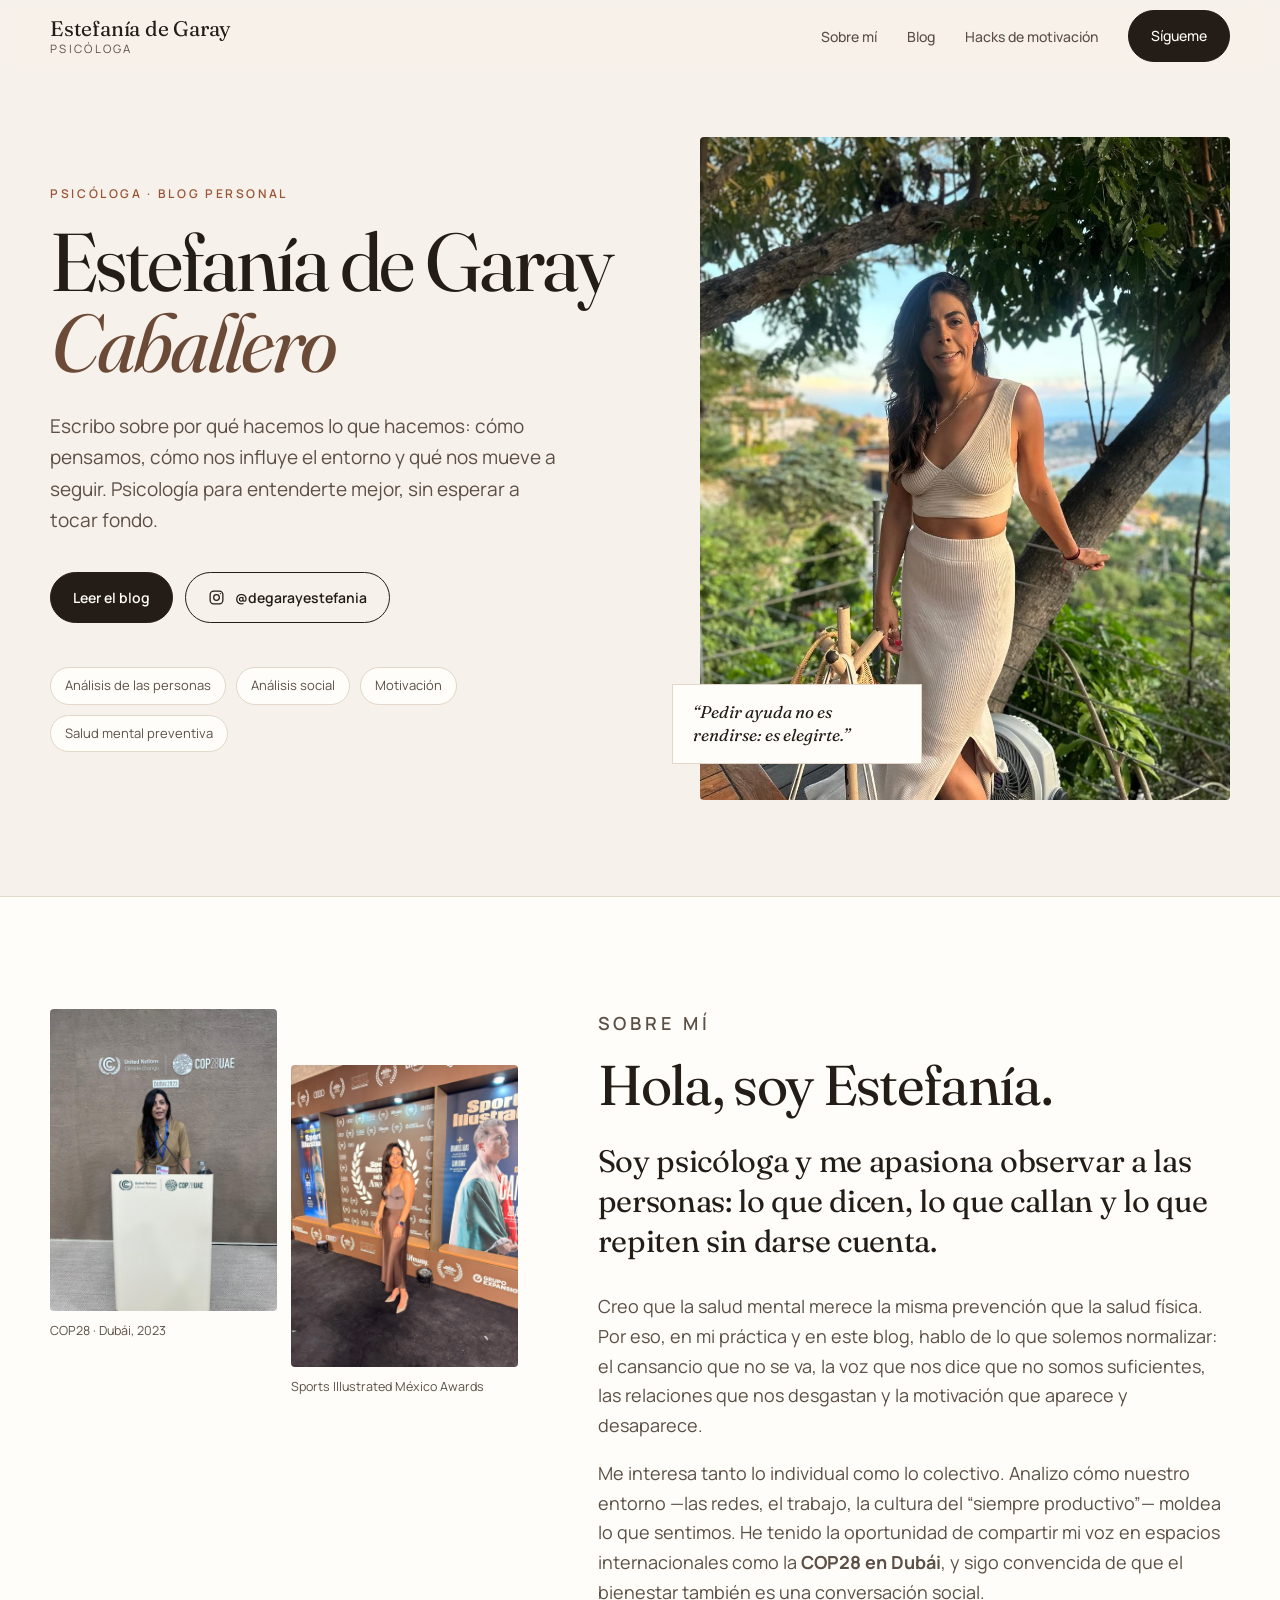
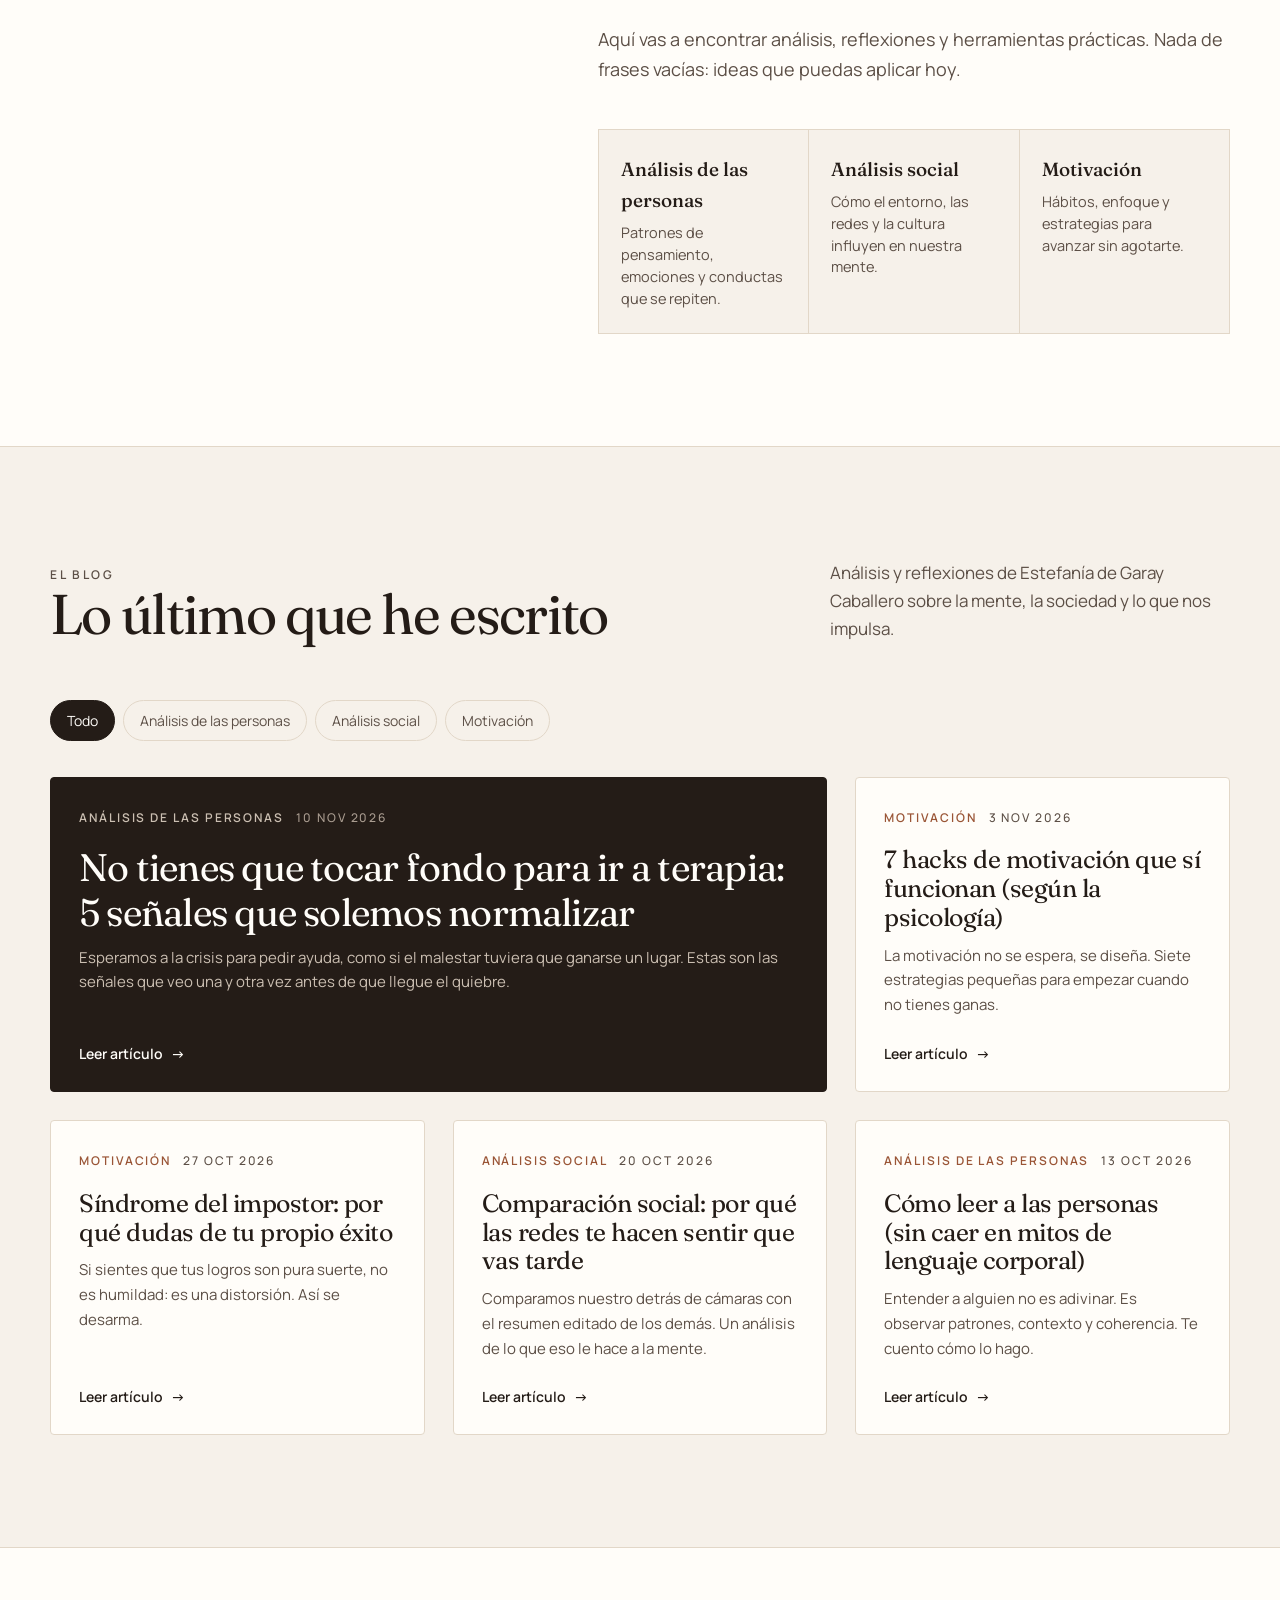
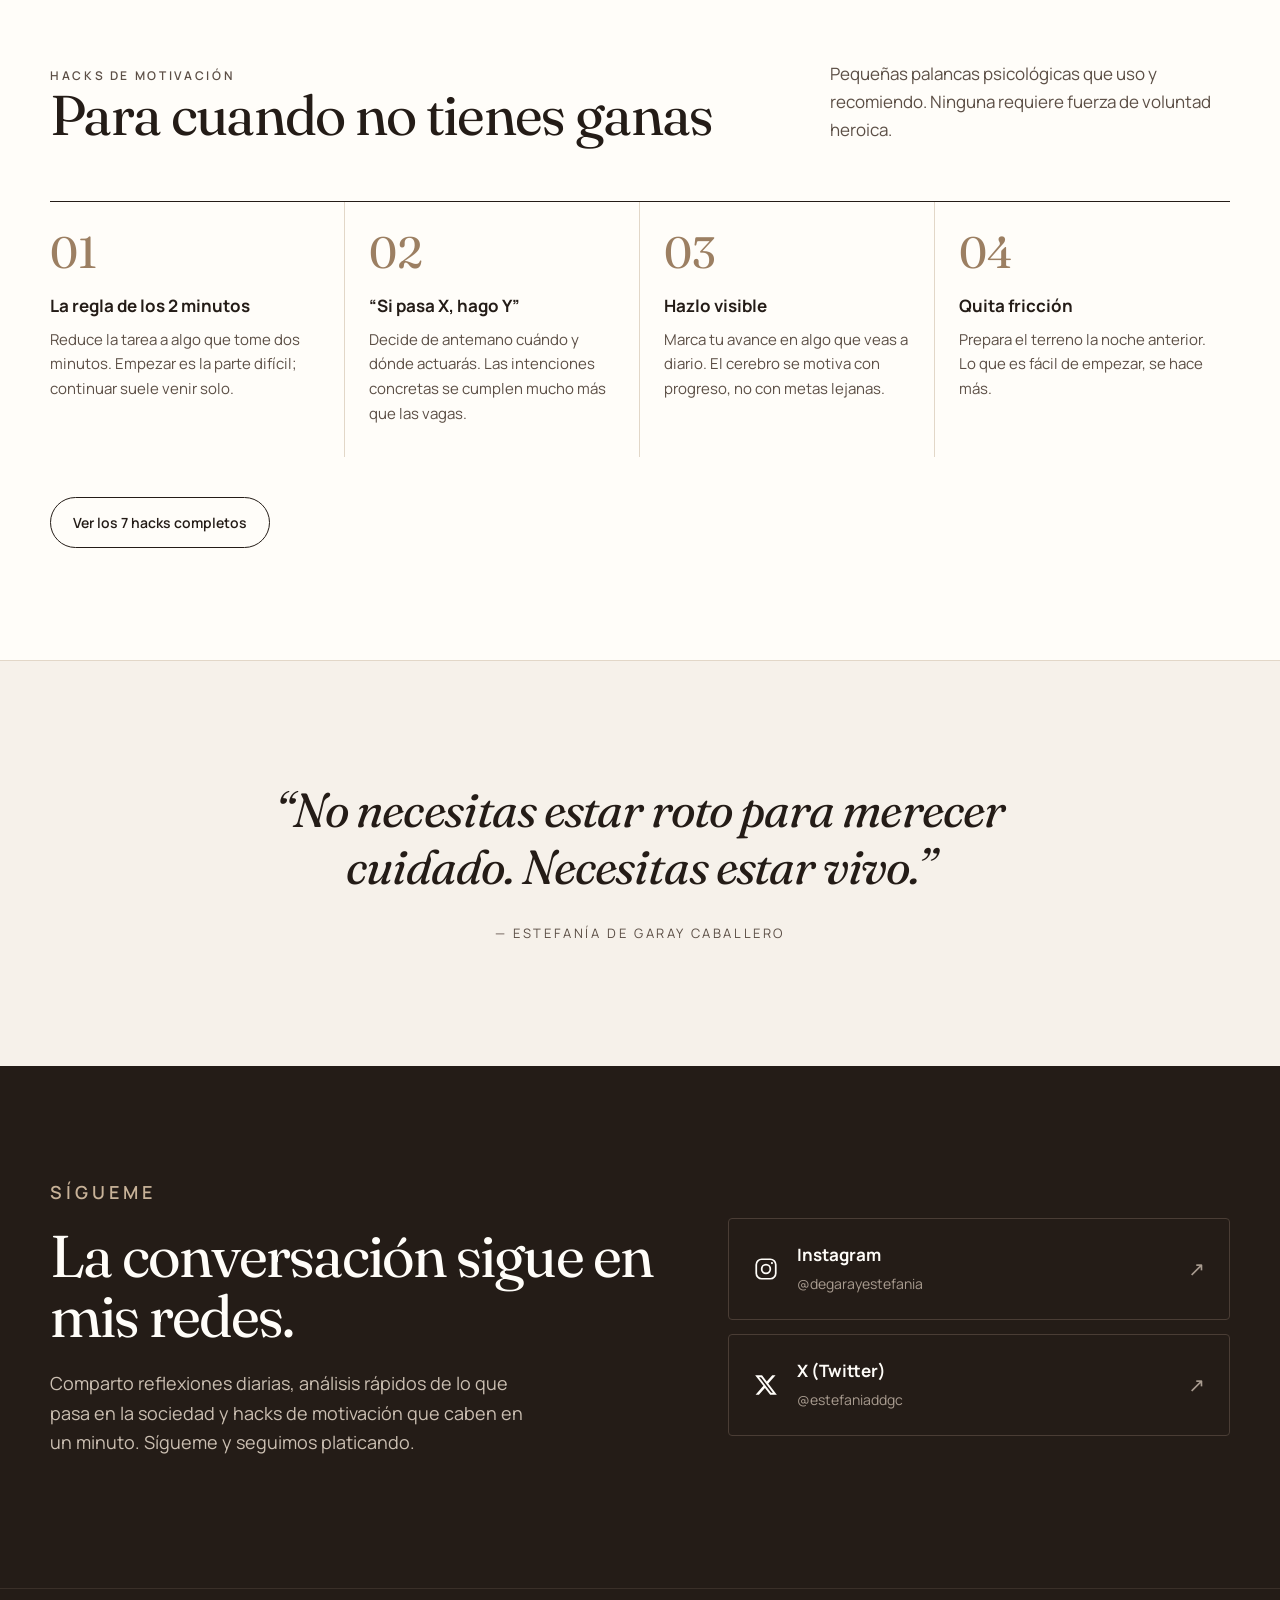
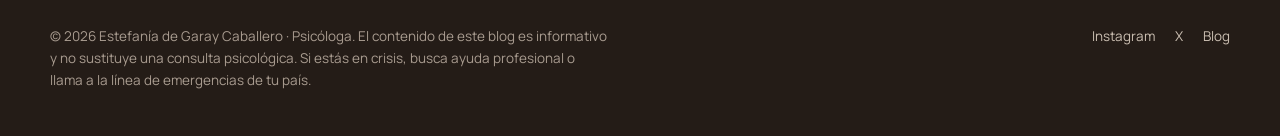
<file: index.html>
<!doctype html>
<html lang="es-MX">
<head>
  <meta charset="utf-8">
  <meta name="viewport" content="width=device-width, initial-scale=1">
  <title>Estefanía de Garay Caballero · Psicóloga | Blog de análisis humano y motivación</title>
  <meta name="description" content="Estefanía de Garay Caballero, psicóloga. Blog sobre análisis de las personas, análisis social, salud mental preventiva y hacks de motivación que sí funcionan.">
  <meta name="author" content="Estefanía de Garay Caballero">
  <meta name="robots" content="index, follow, max-image-preview:large">
  <link rel="canonical" href="https://darkcyan-ferret-873790.hostingersite.com/">
  <meta name="theme-color" content="#f6f1ea">

  <meta property="og:type" content="profile">
  <meta property="og:locale" content="es_MX">
  <meta property="og:site_name" content="Estefanía de Garay Caballero">
  <meta property="og:title" content="Estefanía de Garay Caballero · Psicóloga">
  <meta property="og:description" content="Análisis de las personas, análisis social y motivación. Lee el blog de la psicóloga Estefanía de Garay Caballero.">
  <meta property="og:url" content="https://darkcyan-ferret-873790.hostingersite.com/">
  <meta property="og:image" content="https://darkcyan-ferret-873790.hostingersite.com/img/estefania-de-garay-caballero-psicologa.jpg">
  <meta property="og:image:alt" content="Estefanía de Garay Caballero, psicóloga">
  <meta property="profile:first_name" content="Estefanía">
  <meta property="profile:last_name" content="de Garay Caballero">
  <meta name="twitter:card" content="summary_large_image">
  <meta name="twitter:site" content="@estefaniaddgc">
  <meta name="twitter:creator" content="@estefaniaddgc">
  <meta name="twitter:title" content="Estefanía de Garay Caballero · Psicóloga">
  <meta name="twitter:description" content="Análisis de las personas, análisis social y motivación.">
  <meta name="twitter:image" content="https://darkcyan-ferret-873790.hostingersite.com/img/estefania-de-garay-caballero-psicologa.jpg">

  <link rel="icon" href="data:image/svg+xml,%3Csvg xmlns='http://www.w3.org/2000/svg' viewBox='0 0 64 64'%3E%3Crect width='64' height='64' rx='32' fill='%23241c17'/%3E%3Ctext x='50%25' y='57%25' text-anchor='middle' dominant-baseline='middle' font-family='Georgia,serif' font-size='30' fill='%23f6f1ea'%3EE%3C/text%3E%3C/svg%3E">
  <link rel="preconnect" href="https://fonts.googleapis.com">
  <link rel="preconnect" href="https://fonts.gstatic.com" crossorigin>
  <link href="https://fonts.googleapis.com/css2?family=Fraunces:ital,opsz,wght@0,9..144,300..600;1,9..144,300..600&family=Manrope:wght@400;500;600;700&display=swap" rel="stylesheet">
  <link rel="stylesheet" href="styles.css">
  <link rel="preload" as="image" href="img/estefania-de-garay-caballero-psicologa.jpg">

  <script type="application/ld+json">
  {
    "@context": "https://schema.org",
    "@graph": [
      {
        "@type": "Person",
        "@id": "https://darkcyan-ferret-873790.hostingersite.com/#estefania",
        "name": "Estefanía de Garay Caballero",
        "alternateName": ["Estefanía de Garay", "Estefania de Garay Caballero", "Estefanía De Garay"],
        "jobTitle": "Psicóloga",
        "description": "Psicóloga enfocada en el análisis de las personas, el análisis social, la salud mental preventiva y la motivación.",
        "url": "https://darkcyan-ferret-873790.hostingersite.com/",
        "image": "https://darkcyan-ferret-873790.hostingersite.com/img/estefania-de-garay-caballero-psicologa.jpg",
        "knowsAbout": ["Psicología", "Salud mental", "Análisis del comportamiento", "Psicología social", "Motivación", "Síndrome del impostor", "Bienestar emocional"],
        "sameAs": [
          "https://www.instagram.com/degarayestefania/",
          "https://x.com/estefaniaddgc"
        ]
      },
      {
        "@type": "WebSite",
        "@id": "https://darkcyan-ferret-873790.hostingersite.com/#website",
        "url": "https://darkcyan-ferret-873790.hostingersite.com/",
        "name": "Estefanía de Garay Caballero",
        "inLanguage": "es-MX",
        "publisher": { "@id": "https://darkcyan-ferret-873790.hostingersite.com/#estefania" }
      },
      {
        "@type": "Blog",
        "@id": "https://darkcyan-ferret-873790.hostingersite.com/#blog",
        "name": "Blog de Estefanía de Garay Caballero",
        "url": "https://darkcyan-ferret-873790.hostingersite.com/#blog",
        "author": { "@id": "https://darkcyan-ferret-873790.hostingersite.com/#estefania" },
        "inLanguage": "es-MX"
      }
    ]
  }
  </script>
</head>
<body>
  <a class="skip" href="#contenido">Saltar al contenido</a>

  <header class="site-header">
    <nav class="nav wrap" aria-label="Principal">
      <a class="brand" href="./">Estefanía de Garay<small>Psicóloga</small></a>
      <button class="menu-btn" aria-label="Abrir menú" aria-expanded="false" aria-controls="menu"><span></span><span></span><span></span></button>
      <ul class="nav-links" id="menu">
        <li><a href="#sobre-mi">Sobre mí</a></li>
        <li><a href="#blog">Blog</a></li>
        <li><a href="#hacks">Hacks de motivación</a></li>
        <li><a class="btn" href="#sigueme">Sígueme</a></li>
      </ul>
    </nav>
  </header>

  <main id="contenido">
    <!-- HERO -->
    <section class="hero">
      <div class="wrap hero-grid">
        <div class="reveal">
          <p class="eyebrow">Psicóloga · Blog personal</p>
          <h1>Estefanía de Garay <em>Caballero</em></h1>
          <p class="lead">Escribo sobre por qué hacemos lo que hacemos: cómo pensamos, cómo nos influye el entorno y qué nos mueve a seguir. Psicología para entenderte mejor, sin esperar a tocar fondo.</p>
          <div class="hero-actions">
            <a class="btn" href="#blog">Leer el blog</a>
            <a class="btn ghost" href="https://www.instagram.com/degarayestefania/" target="_blank" rel="noopener me">
              <svg viewBox="0 0 24 24" fill="none" stroke="currentColor" stroke-width="1.8" aria-hidden="true"><rect x="3" y="3" width="18" height="18" rx="5"/><circle cx="12" cy="12" r="4"/><circle cx="17.5" cy="6.5" r="1" fill="currentColor" stroke="none"/></svg>
              @degarayestefania
            </a>
          </div>
          <div class="pillars" aria-label="Temas">
            <span class="pill">Análisis de las personas</span>
            <span class="pill">Análisis social</span>
            <span class="pill">Motivación</span>
            <span class="pill">Salud mental preventiva</span>
          </div>
        </div>
        <figure class="hero-photo reveal">
          <img src="img/estefania-de-garay-caballero-psicologa.jpg" width="960" height="1280" alt="Retrato de la psicóloga Estefanía de Garay Caballero al aire libre, con el mar de fondo" fetchpriority="high">
          <figcaption>“Pedir ayuda no es rendirse: es elegirte.”</figcaption>
        </figure>
      </div>
    </section>

    <!-- SOBRE MÍ -->
    <section class="section alt" id="sobre-mi" aria-labelledby="sobre-mi-titulo">
      <div class="wrap about-grid">
        <div class="about-photos reveal">
          <figure>
            <img src="img/estefania-de-garay-cop28-dubai.jpg" width="960" height="1280" loading="lazy" alt="Estefanía de Garay Caballero hablando en el podio de la COP28 de Naciones Unidas en Dubái, 2023">
            <figcaption>COP28 · Dubái, 2023</figcaption>
          </figure>
          <figure>
            <img src="img/estefania-de-garay-sports-illustrated-mexico.jpg" width="960" height="1280" loading="lazy" alt="Estefanía de Garay Caballero en la alfombra de los Sports Illustrated México Awards">
            <figcaption>Sports Illustrated México Awards</figcaption>
          </figure>
        </div>
        <div class="about-text reveal">
          <p class="eyebrow">Sobre mí</p>
          <h2 class="h2" id="sobre-mi-titulo">Hola, soy Estefanía.</h2>
          <p class="big">Soy psicóloga y me apasiona observar a las personas: lo que dicen, lo que callan y lo que repiten sin darse cuenta.</p>
          <p>Creo que la salud mental merece la misma prevención que la salud física. Por eso, en mi práctica y en este blog, hablo de lo que solemos normalizar: el cansancio que no se va, la voz que nos dice que no somos suficientes, las relaciones que nos desgastan y la motivación que aparece y desaparece.</p>
          <p>Me interesa tanto lo individual como lo colectivo. Analizo cómo nuestro entorno —las redes, el trabajo, la cultura del “siempre productivo”— moldea lo que sentimos. He tenido la oportunidad de compartir mi voz en espacios internacionales como la <strong>COP28 en Dubái</strong>, y sigo convencida de que el bienestar también es una conversación social.</p>
          <p>Aquí vas a encontrar análisis, reflexiones y herramientas prácticas. Nada de frases vacías: ideas que puedas aplicar hoy.</p>
          <div class="focus">
            <div><strong>Análisis de las personas</strong><span>Patrones de pensamiento, emociones y conductas que se repiten.</span></div>
            <div><strong>Análisis social</strong><span>Cómo el entorno, las redes y la cultura influyen en nuestra mente.</span></div>
            <div><strong>Motivación</strong><span>Hábitos, enfoque y estrategias para avanzar sin agotarte.</span></div>
          </div>
        </div>
      </div>
    </section>

    <!-- BLOG -->
    <section class="section" id="blog" aria-labelledby="blog-titulo">
      <div class="wrap">
        <div class="section-head reveal">
          <div>
            <p class="eyebrow">El blog</p>
            <h2 id="blog-titulo">Lo último que he escrito</h2>
          </div>
          <p>Análisis y reflexiones de Estefanía de Garay Caballero sobre la mente, la sociedad y lo que nos impulsa.</p>
        </div>

        <div class="filters reveal" role="group" aria-label="Filtrar artículos por tema">
          <button type="button" data-filter="all" aria-pressed="true">Todo</button>
          <button type="button" data-filter="personas" aria-pressed="false">Análisis de las personas</button>
          <button type="button" data-filter="social" aria-pressed="false">Análisis social</button>
          <button type="button" data-filter="motivacion" aria-pressed="false">Motivación</button>
        </div>

        <div class="posts">
          <a class="post featured reveal" data-cat="personas" href="blog/no-tienes-que-tocar-fondo-para-ir-a-terapia.html">
            <div class="post-meta"><span>Análisis de las personas</span><time datetime="2026-11-10">10 nov 2026</time></div>
            <h3>No tienes que tocar fondo para ir a terapia: 5 señales que solemos normalizar</h3>
            <p>Esperamos a la crisis para pedir ayuda, como si el malestar tuviera que ganarse un lugar. Estas son las señales que veo una y otra vez antes de que llegue el quiebre.</p>
            <span class="more">Leer artículo</span>
          </a>
          <a class="post reveal" data-cat="motivacion" href="blog/hacks-de-motivacion-que-si-funcionan.html">
            <div class="post-meta"><span>Motivación</span><time datetime="2026-11-03">3 nov 2026</time></div>
            <h3>7 hacks de motivación que sí funcionan (según la psicología)</h3>
            <p>La motivación no se espera, se diseña. Siete estrategias pequeñas para empezar cuando no tienes ganas.</p>
            <span class="more">Leer artículo</span>
          </a>
          <a class="post reveal" data-cat="motivacion" href="blog/sindrome-del-impostor.html">
            <div class="post-meta"><span>Motivación</span><time datetime="2026-10-27">27 oct 2026</time></div>
            <h3>Síndrome del impostor: por qué dudas de tu propio éxito</h3>
            <p>Si sientes que tus logros son pura suerte, no es humildad: es una distorsión. Así se desarma.</p>
            <span class="more">Leer artículo</span>
          </a>
          <a class="post reveal" data-cat="social" href="blog/comparacion-social-en-redes.html">
            <div class="post-meta"><span>Análisis social</span><time datetime="2026-10-20">20 oct 2026</time></div>
            <h3>Comparación social: por qué las redes te hacen sentir que vas tarde</h3>
            <p>Comparamos nuestro detrás de cámaras con el resumen editado de los demás. Un análisis de lo que eso le hace a la mente.</p>
            <span class="more">Leer artículo</span>
          </a>
          <a class="post reveal" data-cat="personas" href="blog/como-leer-a-las-personas.html">
            <div class="post-meta"><span>Análisis de las personas</span><time datetime="2026-10-13">13 oct 2026</time></div>
            <h3>Cómo leer a las personas (sin caer en mitos de lenguaje corporal)</h3>
            <p>Entender a alguien no es adivinar. Es observar patrones, contexto y coherencia. Te cuento cómo lo hago.</p>
            <span class="more">Leer artículo</span>
          </a>
        </div>
      </div>
    </section>

    <!-- HACKS -->
    <section class="section alt" id="hacks" aria-labelledby="hacks-titulo">
      <div class="wrap">
        <div class="section-head reveal">
          <div>
            <p class="eyebrow">Hacks de motivación</p>
            <h2 id="hacks-titulo">Para cuando no tienes ganas</h2>
          </div>
          <p>Pequeñas palancas psicológicas que uso y recomiendo. Ninguna requiere fuerza de voluntad heroica.</p>
        </div>
        <div class="hacks">
          <div class="hack reveal">
            <b>01</b>
            <h3>La regla de los 2 minutos</h3>
            <p>Reduce la tarea a algo que tome dos minutos. Empezar es la parte difícil; continuar suele venir solo.</p>
          </div>
          <div class="hack reveal">
            <b>02</b>
            <h3>“Si pasa X, hago Y”</h3>
            <p>Decide de antemano cuándo y dónde actuarás. Las intenciones concretas se cumplen mucho más que las vagas.</p>
          </div>
          <div class="hack reveal">
            <b>03</b>
            <h3>Hazlo visible</h3>
            <p>Marca tu avance en algo que veas a diario. El cerebro se motiva con progreso, no con metas lejanas.</p>
          </div>
          <div class="hack reveal">
            <b>04</b>
            <h3>Quita fricción</h3>
            <p>Prepara el terreno la noche anterior. Lo que es fácil de empezar, se hace más.</p>
          </div>
        </div>
        <div class="hacks-cta reveal"><a class="btn ghost" href="blog/hacks-de-motivacion-que-si-funcionan.html">Ver los 7 hacks completos</a></div>
      </div>
    </section>

    <!-- QUOTE -->
    <section class="quote" aria-label="Cita">
      <div class="wrap reveal">
        <blockquote>“No necesitas estar roto para merecer cuidado. Necesitas estar vivo.”</blockquote>
        <cite>— Estefanía de Garay Caballero</cite>
      </div>
    </section>

    <!-- SÍGUEME -->
    <section class="follow" id="sigueme" aria-labelledby="sigueme-titulo">
      <div class="wrap follow-grid">
        <div class="reveal">
          <p class="eyebrow">Sígueme</p>
          <h2 id="sigueme-titulo">La conversación sigue en mis redes.</h2>
          <p>Comparto reflexiones diarias, análisis rápidos de lo que pasa en la sociedad y hacks de motivación que caben en un minuto. Sígueme y seguimos platicando.</p>
        </div>
        <div class="socials reveal">
          <a class="social" href="https://www.instagram.com/degarayestefania/" target="_blank" rel="noopener me">
            <svg viewBox="0 0 24 24" fill="none" stroke="currentColor" stroke-width="1.6" aria-hidden="true"><rect x="3" y="3" width="18" height="18" rx="5"/><circle cx="12" cy="12" r="4"/><circle cx="17.5" cy="6.5" r="1" fill="currentColor" stroke="none"/></svg>
            <div><strong>Instagram</strong><span>@degarayestefania</span></div>
            <span class="arrow" aria-hidden="true">↗</span>
          </a>
          <a class="social" href="https://x.com/estefaniaddgc" target="_blank" rel="noopener me">
            <svg viewBox="0 0 24 24" fill="currentColor" aria-hidden="true"><path d="M17.75 3h3.07l-6.7 7.66L22 21h-6.17l-4.83-6.32L5.47 21H2.4l7.17-8.2L2 3h6.33l4.37 5.77L17.75 3Zm-1.08 16.17h1.7L7.4 4.74H5.58l11.09 14.43Z"/></svg>
            <div><strong>X (Twitter)</strong><span>@estefaniaddgc</span></div>
            <span class="arrow" aria-hidden="true">↗</span>
          </a>
        </div>
      </div>
    </section>
  </main>

  <footer class="site-footer">
    <div class="wrap footer-grid">
      <p class="note">© <span id="year">2026</span> Estefanía de Garay Caballero · Psicóloga. El contenido de este blog es informativo y no sustituye una consulta psicológica. Si estás en crisis, busca ayuda profesional o llama a la línea de emergencias de tu país.</p>
      <div class="footer-links">
        <a href="https://www.instagram.com/degarayestefania/" target="_blank" rel="noopener me">Instagram</a>
        <a href="https://x.com/estefaniaddgc" target="_blank" rel="noopener me">X</a>
        <a href="#blog">Blog</a>
      </div>
    </div>
  </footer>

  <script src="main.js" defer></script>
</body>
</html>
</file>
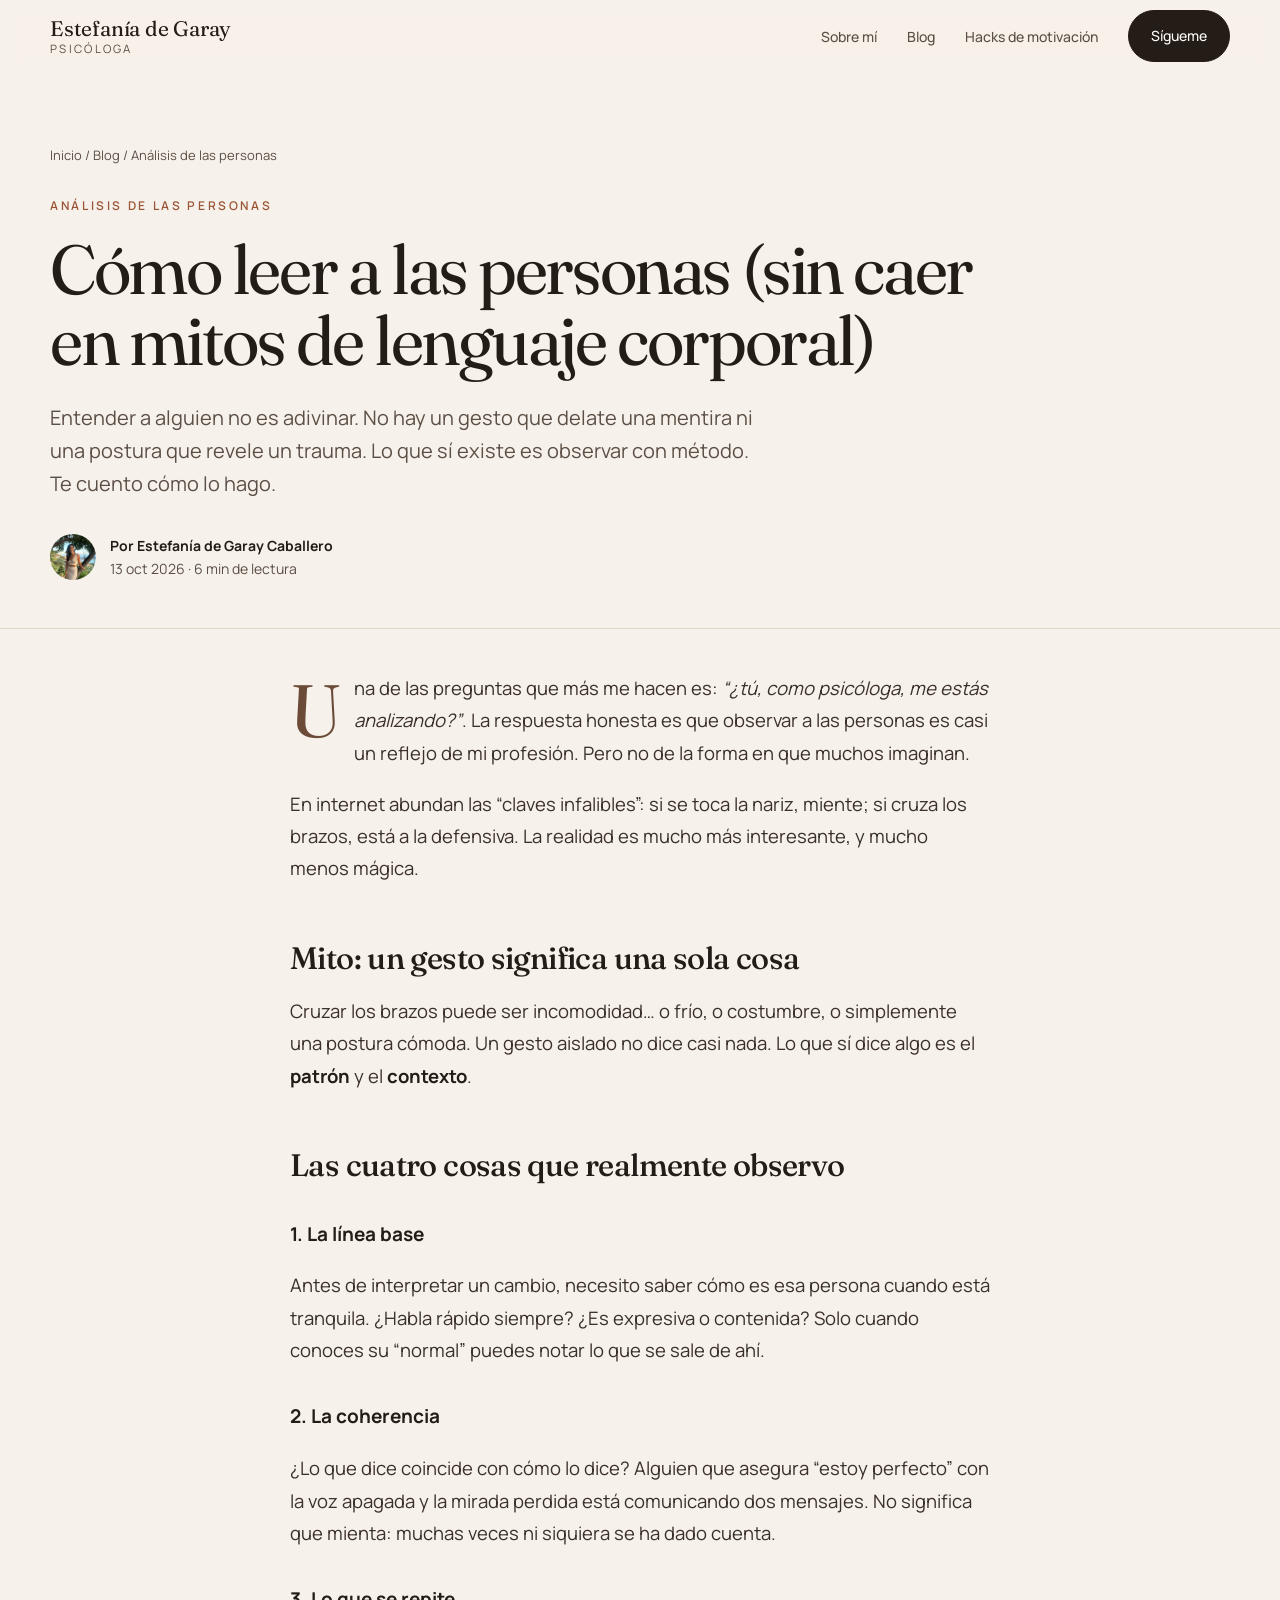
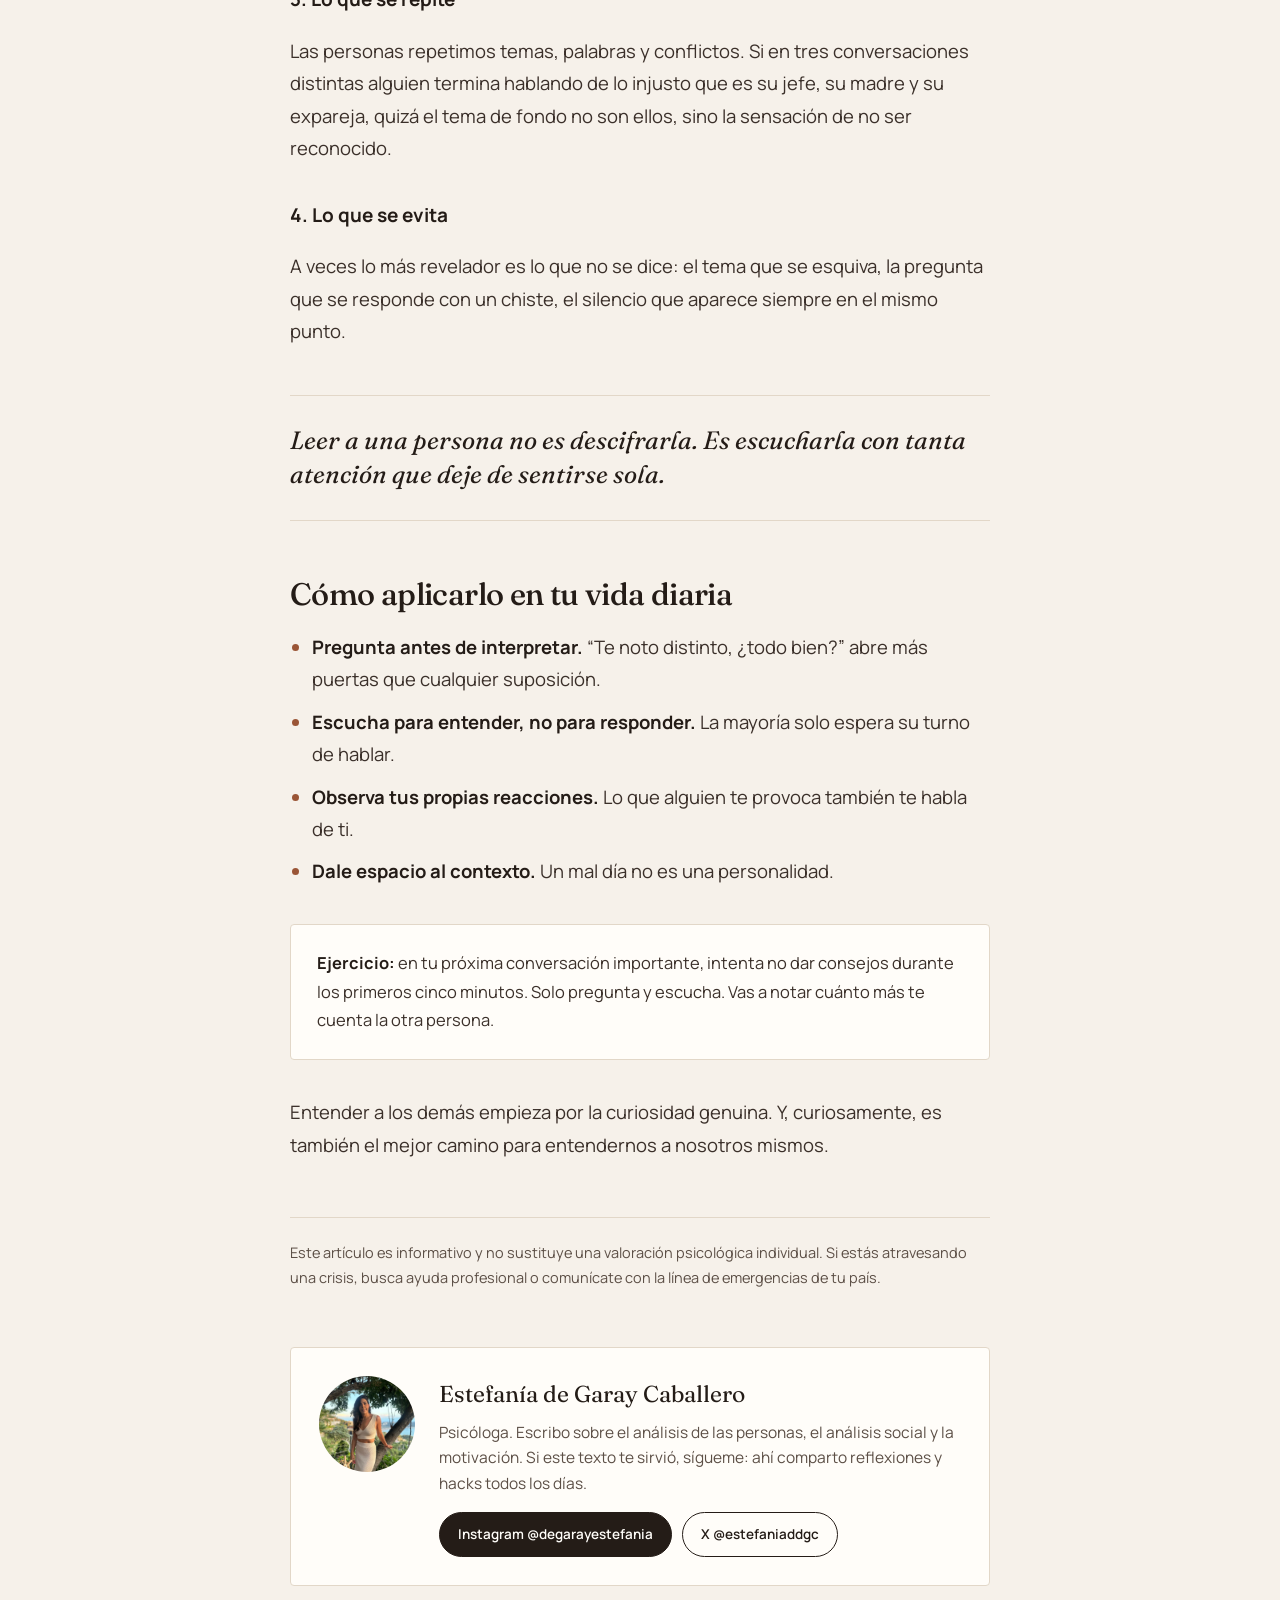
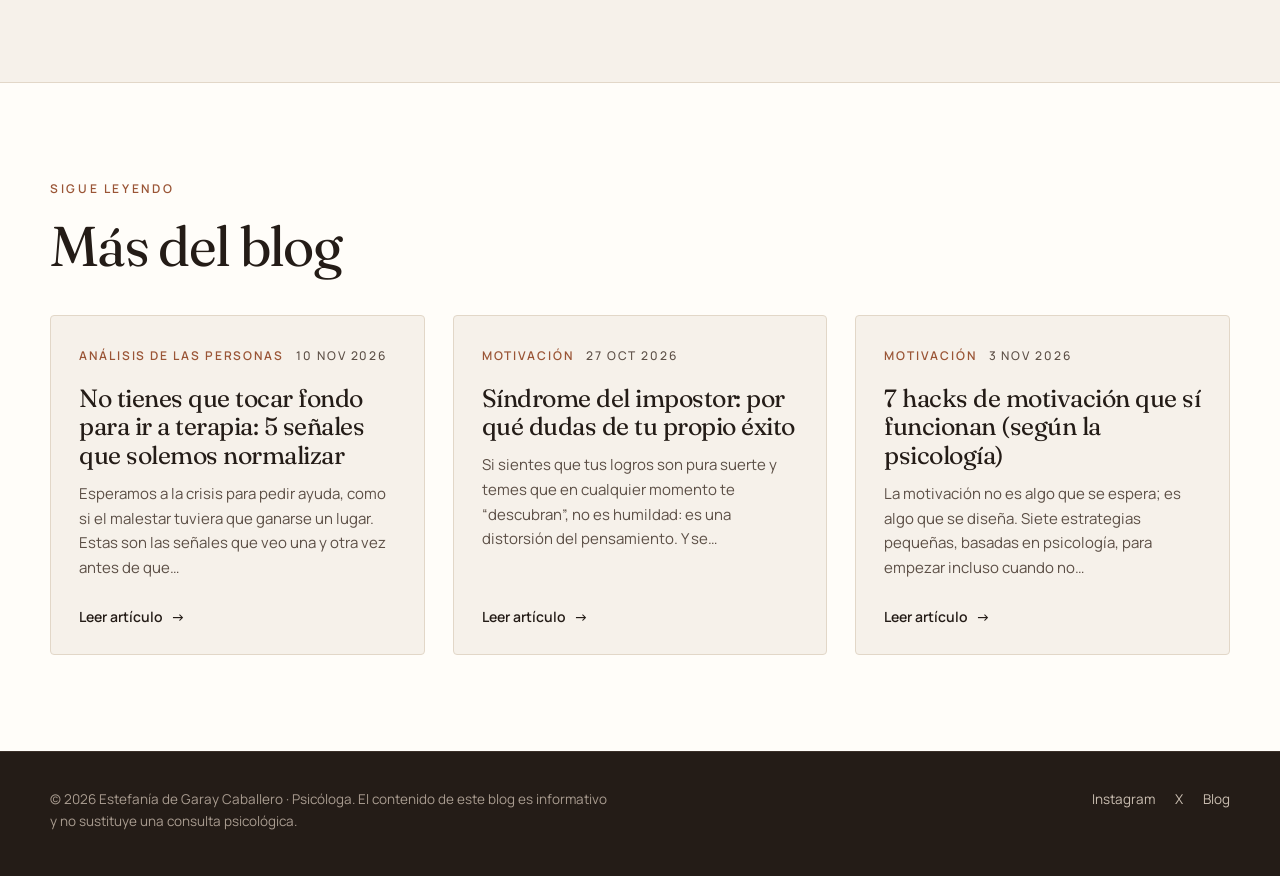
<file: blog/como-leer-a-las-personas.html>
<!doctype html>
<html lang="es-MX">
<head>
  <meta charset="utf-8">
  <meta name="viewport" content="width=device-width, initial-scale=1">
  <title>Cómo leer a las personas sin mitos | Estefanía de Garay Caballero, psicóloga</title>
  <meta name="description" content="Estefanía de Garay Caballero explica cómo analizar a las personas de forma responsable: patrones, contexto, coherencia y escucha activa, lejos de los mitos del lenguaje corporal.">
  <meta name="keywords" content="Estefanía de Garay Caballero, análisis de personas, cómo leer a las personas, lenguaje corporal, comportamiento humano">
  <meta name="author" content="Estefanía de Garay Caballero">
  <meta name="robots" content="index, follow, max-image-preview:large">
  <link rel="canonical" href="https://darkcyan-ferret-873790.hostingersite.com/blog/como-leer-a-las-personas.html">
  <meta name="theme-color" content="#f6f1ea">
  <meta property="og:type" content="article">
  <meta property="og:locale" content="es_MX">
  <meta property="og:site_name" content="Estefanía de Garay Caballero">
  <meta property="og:title" content="Cómo leer a las personas (sin caer en mitos de lenguaje corporal)">
  <meta property="og:description" content="Estefanía de Garay Caballero explica cómo analizar a las personas de forma responsable: patrones, contexto, coherencia y escucha activa, lejos de los mitos del lenguaje corporal.">
  <meta property="og:url" content="https://darkcyan-ferret-873790.hostingersite.com/blog/como-leer-a-las-personas.html">
  <meta property="og:image" content="https://darkcyan-ferret-873790.hostingersite.com/img/estefania-de-garay-caballero-psicologa.jpg">
  <meta property="article:published_time" content="2026-10-13">
  <meta property="article:author" content="Estefanía de Garay Caballero">
  <meta property="article:section" content="Análisis de las personas">
  <meta name="twitter:card" content="summary_large_image">
  <meta name="twitter:site" content="@estefaniaddgc">
  <meta name="twitter:creator" content="@estefaniaddgc">
  <meta name="twitter:title" content="Cómo leer a las personas (sin caer en mitos de lenguaje corporal)">
  <meta name="twitter:description" content="Estefanía de Garay Caballero explica cómo analizar a las personas de forma responsable: patrones, contexto, coherencia y escucha activa, lejos de los mitos del lenguaje corporal.">
  <meta name="twitter:image" content="https://darkcyan-ferret-873790.hostingersite.com/img/estefania-de-garay-caballero-psicologa.jpg">
  <link rel="icon" href="data:image/svg+xml,%3Csvg xmlns='http://www.w3.org/2000/svg' viewBox='0 0 64 64'%3E%3Crect width='64' height='64' rx='32' fill='%23241c17'/%3E%3Ctext x='50%25' y='57%25' text-anchor='middle' dominant-baseline='middle' font-family='Georgia,serif' font-size='30' fill='%23f6f1ea'%3EE%3C/text%3E%3C/svg%3E">
  <link rel="preconnect" href="https://fonts.googleapis.com">
  <link rel="preconnect" href="https://fonts.gstatic.com" crossorigin>
  <link href="https://fonts.googleapis.com/css2?family=Fraunces:ital,opsz,wght@0,9..144,300..600;1,9..144,300..600&family=Manrope:wght@400;500;600;700&display=swap" rel="stylesheet">
  <link rel="stylesheet" href="../styles.css">
  <script type="application/ld+json">
{
  "@context": "https://schema.org",
  "@graph": [
    {
      "@type": "BlogPosting",
      "headline": "Cómo leer a las personas (sin caer en mitos de lenguaje corporal)",
      "description": "Estefanía de Garay Caballero explica cómo analizar a las personas de forma responsable: patrones, contexto, coherencia y escucha activa, lejos de los mitos del lenguaje corporal.",
      "datePublished": "2026-10-13",
      "dateModified": "2026-10-13",
      "inLanguage": "es-MX",
      "mainEntityOfPage": "https://darkcyan-ferret-873790.hostingersite.com/blog/como-leer-a-las-personas.html",
      "url": "https://darkcyan-ferret-873790.hostingersite.com/blog/como-leer-a-las-personas.html",
      "image": "https://darkcyan-ferret-873790.hostingersite.com/img/estefania-de-garay-caballero-psicologa.jpg",
      "articleSection": "Análisis de las personas",
      "keywords": "Estefanía de Garay Caballero, análisis de personas, cómo leer a las personas, lenguaje corporal, comportamiento humano",
      "author": {
        "@type": "Person",
        "@id": "https://darkcyan-ferret-873790.hostingersite.com/#estefania",
        "name": "Estefanía de Garay Caballero",
        "jobTitle": "Psicóloga",
        "url": "https://darkcyan-ferret-873790.hostingersite.com/",
        "sameAs": [
          "https://www.instagram.com/degarayestefania/",
          "https://x.com/estefaniaddgc"
        ]
      },
      "publisher": {
        "@id": "https://darkcyan-ferret-873790.hostingersite.com/#estefania"
      }
    },
    {
      "@type": "BreadcrumbList",
      "itemListElement": [
        {
          "@type": "ListItem",
          "position": 1,
          "name": "Inicio",
          "item": "https://darkcyan-ferret-873790.hostingersite.com/"
        },
        {
          "@type": "ListItem",
          "position": 2,
          "name": "Blog",
          "item": "https://darkcyan-ferret-873790.hostingersite.com/#blog"
        },
        {
          "@type": "ListItem",
          "position": 3,
          "name": "Cómo leer a las personas (sin caer en mitos de lenguaje corporal)",
          "item": "https://darkcyan-ferret-873790.hostingersite.com/blog/como-leer-a-las-personas.html"
        }
      ]
    },
    {
      "@type": "FAQPage",
      "mainEntity": [
        {
          "@type": "Question",
          "name": "¿Se puede saber si alguien miente por su lenguaje corporal?",
          "acceptedAnswer": {
            "@type": "Answer",
            "text": "No existe un gesto único que indique una mentira. Lo más útil es conocer la conducta habitual de la persona, observar la coherencia entre lo que dice y cómo lo dice, y considerar el contexto."
          }
        }
      ]
    }
  ]
}
  </script>
</head>
<body>
  <a class="skip" href="#contenido">Saltar al contenido</a>
  <header class="site-header">
    <nav class="nav wrap" aria-label="Principal">
      <a class="brand" href="../">Estefanía de Garay<small>Psicóloga</small></a>
      <button class="menu-btn" aria-label="Abrir menú" aria-expanded="false" aria-controls="menu"><span></span><span></span><span></span></button>
      <ul class="nav-links" id="menu">
        <li><a href="../#sobre-mi">Sobre mí</a></li>
        <li><a href="../#blog">Blog</a></li>
        <li><a href="../#hacks">Hacks de motivación</a></li>
        <li><a class="btn" href="../#sigueme">Sígueme</a></li>
      </ul>
    </nav>
  </header>

  <main id="contenido">
    <article>
      <header class="article-head wrap">
        <nav class="crumbs" aria-label="Migas de pan"><a href="../">Inicio</a> / <a href="../#blog">Blog</a> / Análisis de las personas</nav>
        <p class="eyebrow">Análisis de las personas</p>
        <h1>Cómo leer a las personas (sin caer en mitos de lenguaje corporal)</h1>
        <p class="dek">Entender a alguien no es adivinar. No hay un gesto que delate una mentira ni una postura que revele un trauma. Lo que sí existe es observar con método. Te cuento cómo lo hago.</p>
        <div class="byline">
          <img src="../img/estefania-de-garay-caballero-psicologa.jpg" width="46" height="46" alt="Estefanía de Garay Caballero">
          <div><strong>Por Estefanía de Garay Caballero</strong><time datetime="2026-10-13">13 oct 2026</time> · 6 min de lectura</div>
        </div>
      </header>

      <div class="article-body">
        <div class="wrap">
          <div class="prose">

<p>Una de las preguntas que más me hacen es: <em>“¿tú, como psicóloga, me estás analizando?”</em>. La respuesta honesta es que observar a las personas es casi un reflejo de mi profesión. Pero no de la forma en que muchos imaginan.</p>
<p>En internet abundan las “claves infalibles”: si se toca la nariz, miente; si cruza los brazos, está a la defensiva. La realidad es mucho más interesante, y mucho menos mágica.</p>

<h2>Mito: un gesto significa una sola cosa</h2>
<p>Cruzar los brazos puede ser incomodidad… o frío, o costumbre, o simplemente una postura cómoda. Un gesto aislado no dice casi nada. Lo que sí dice algo es el <strong>patrón</strong> y el <strong>contexto</strong>.</p>

<h2>Las cuatro cosas que realmente observo</h2>

<h3>1. La línea base</h3>
<p>Antes de interpretar un cambio, necesito saber cómo es esa persona cuando está tranquila. ¿Habla rápido siempre? ¿Es expresiva o contenida? Solo cuando conoces su “normal” puedes notar lo que se sale de ahí.</p>

<h3>2. La coherencia</h3>
<p>¿Lo que dice coincide con cómo lo dice? Alguien que asegura “estoy perfecto” con la voz apagada y la mirada perdida está comunicando dos mensajes. No significa que mienta: muchas veces ni siquiera se ha dado cuenta.</p>

<h3>3. Lo que se repite</h3>
<p>Las personas repetimos temas, palabras y conflictos. Si en tres conversaciones distintas alguien termina hablando de lo injusto que es su jefe, su madre y su expareja, quizá el tema de fondo no son ellos, sino la sensación de no ser reconocido.</p>

<h3>4. Lo que se evita</h3>
<p>A veces lo más revelador es lo que no se dice: el tema que se esquiva, la pregunta que se responde con un chiste, el silencio que aparece siempre en el mismo punto.</p>

<blockquote>Leer a una persona no es descifrarla. Es escucharla con tanta atención que deje de sentirse sola.</blockquote>

<h2>Cómo aplicarlo en tu vida diaria</h2>
<ul>
<li><strong>Pregunta antes de interpretar.</strong> “Te noto distinto, ¿todo bien?” abre más puertas que cualquier suposición.</li>
<li><strong>Escucha para entender, no para responder.</strong> La mayoría solo espera su turno de hablar.</li>
<li><strong>Observa tus propias reacciones.</strong> Lo que alguien te provoca también te habla de ti.</li>
<li><strong>Dale espacio al contexto.</strong> Un mal día no es una personalidad.</li>
</ul>

<div class="callout"><p><strong>Ejercicio:</strong> en tu próxima conversación importante, intenta no dar consejos durante los primeros cinco minutos. Solo pregunta y escucha. Vas a notar cuánto más te cuenta la otra persona.</p></div>

<p>Entender a los demás empieza por la curiosidad genuina. Y, curiosamente, es también el mejor camino para entendernos a nosotros mismos.</p>

            <p class="disclaimer">Este artículo es informativo y no sustituye una valoración psicológica individual. Si estás atravesando una crisis, busca ayuda profesional o comunícate con la línea de emergencias de tu país.</p>
          </div>

          <aside class="author-box" aria-label="Sobre la autora">
            <img src="../img/estefania-de-garay-caballero-psicologa.jpg" width="96" height="96" alt="Estefanía de Garay Caballero, psicóloga" loading="lazy">
            <div>
              <h2>Estefanía de Garay Caballero</h2>
              <p>Psicóloga. Escribo sobre el análisis de las personas, el análisis social y la motivación. Si este texto te sirvió, sígueme: ahí comparto reflexiones y hacks todos los días.</p>
              <div class="row">
                <a class="btn" href="https://www.instagram.com/degarayestefania/" target="_blank" rel="noopener me">Instagram @degarayestefania</a>
                <a class="btn ghost" href="https://x.com/estefaniaddgc" target="_blank" rel="noopener me">X @estefaniaddgc</a>
              </div>
            </div>
          </aside>
        </div>
      </div>
    </article>

    <section class="related" aria-labelledby="rel-titulo">
      <div class="wrap">
        <p class="eyebrow">Sigue leyendo</p>
        <h2 class="h2" id="rel-titulo" style="margin-bottom:40px">Más del blog</h2>
        <div class="posts">
          <a class="post" href="no-tienes-que-tocar-fondo-para-ir-a-terapia.html">
            <div class="post-meta"><span>Análisis de las personas</span><time datetime="2026-11-10">10 nov 2026</time></div>
            <h3>No tienes que tocar fondo para ir a terapia: 5 señales que solemos normalizar</h3>
            <p>Esperamos a la crisis para pedir ayuda, como si el malestar tuviera que ganarse un lugar. Estas son las señales que veo una y otra vez antes de que…</p>
            <span class="more">Leer artículo</span>
          </a><a class="post" href="sindrome-del-impostor.html">
            <div class="post-meta"><span>Motivación</span><time datetime="2026-10-27">27 oct 2026</time></div>
            <h3>Síndrome del impostor: por qué dudas de tu propio éxito</h3>
            <p>Si sientes que tus logros son pura suerte y temes que en cualquier momento te “descubran”, no es humildad: es una distorsión del pensamiento. Y se…</p>
            <span class="more">Leer artículo</span>
          </a><a class="post" href="hacks-de-motivacion-que-si-funcionan.html">
            <div class="post-meta"><span>Motivación</span><time datetime="2026-11-03">3 nov 2026</time></div>
            <h3>7 hacks de motivación que sí funcionan (según la psicología)</h3>
            <p>La motivación no es algo que se espera; es algo que se diseña. Siete estrategias pequeñas, basadas en psicología, para empezar incluso cuando no…</p>
            <span class="more">Leer artículo</span>
          </a>
        </div>
      </div>
    </section>
  </main>

  <footer class="site-footer">
    <div class="wrap footer-grid">
      <p class="note">© <span id="year">2026</span> Estefanía de Garay Caballero · Psicóloga. El contenido de este blog es informativo y no sustituye una consulta psicológica.</p>
      <div class="footer-links">
        <a href="https://www.instagram.com/degarayestefania/" target="_blank" rel="noopener me">Instagram</a>
        <a href="https://x.com/estefaniaddgc" target="_blank" rel="noopener me">X</a>
        <a href="../#blog">Blog</a>
      </div>
    </div>
  </footer>
  <script src="../main.js" defer></script>
</body>
</html>
</file>
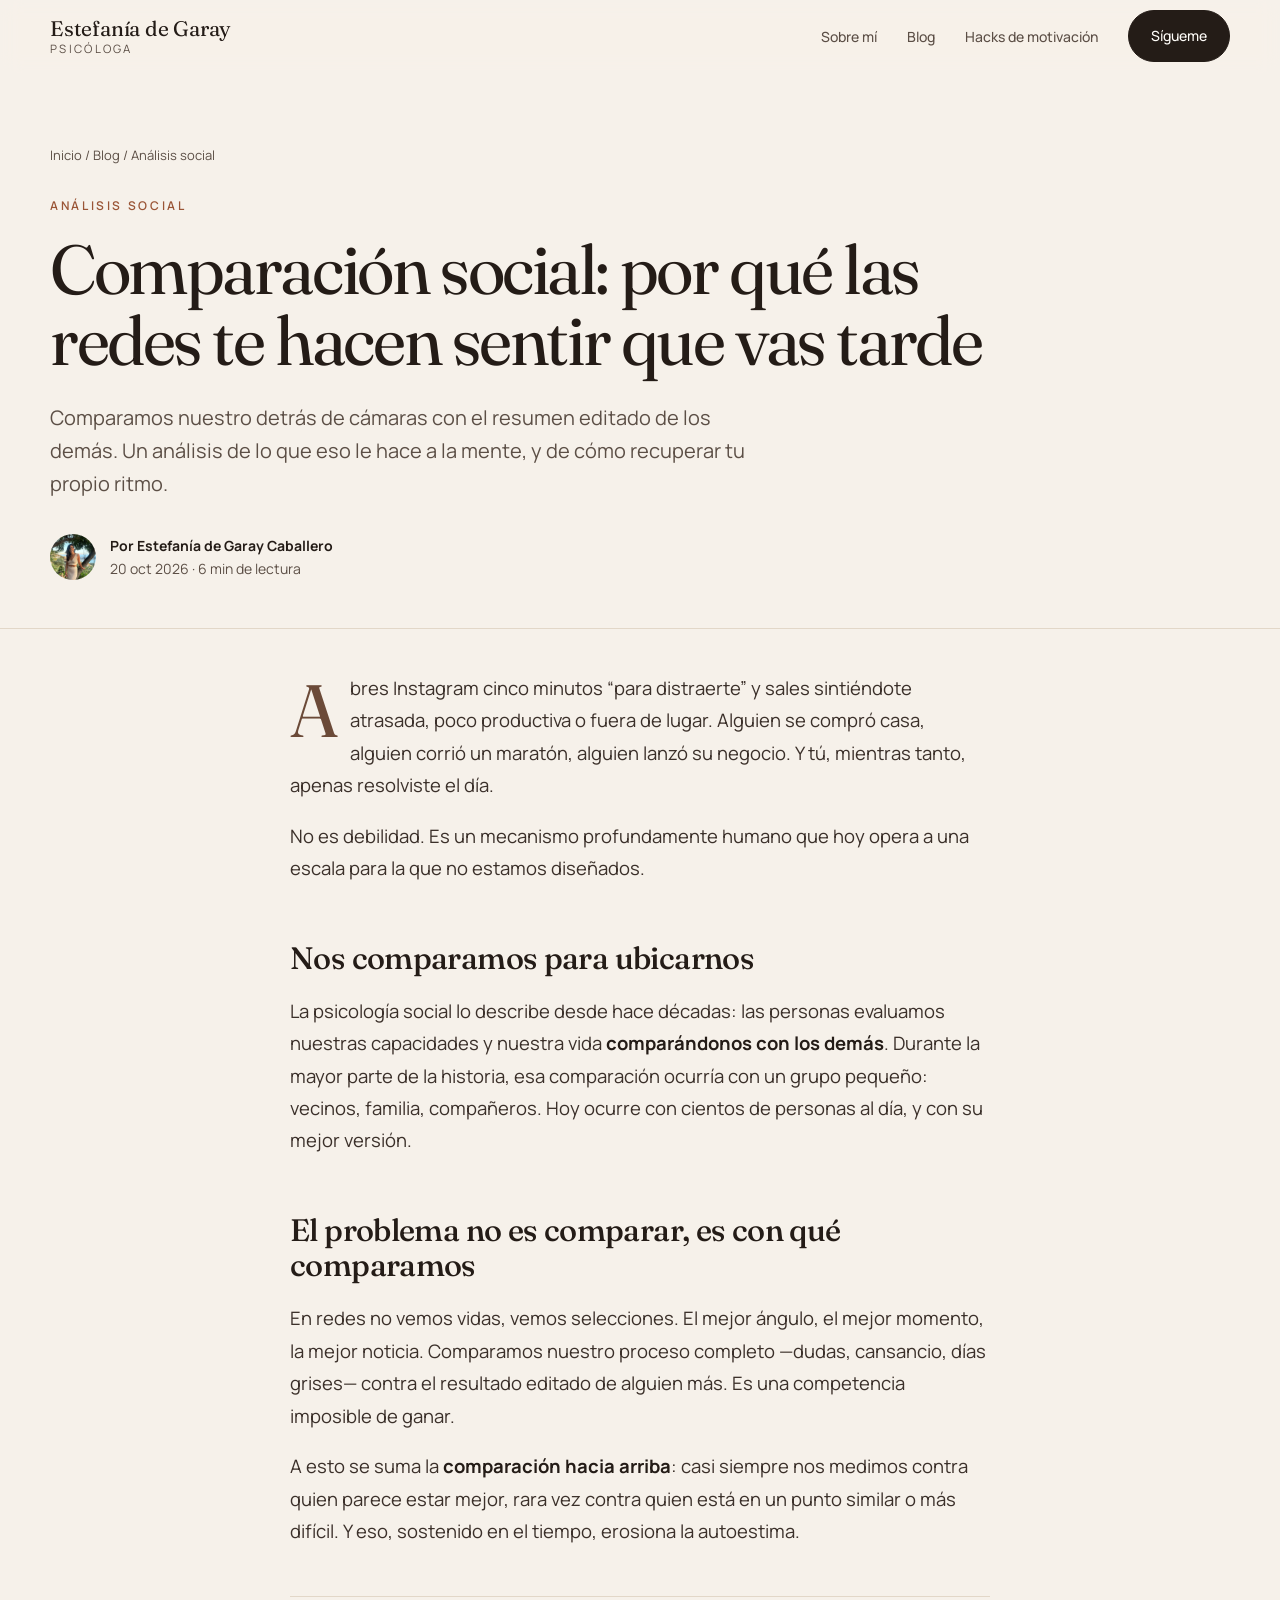
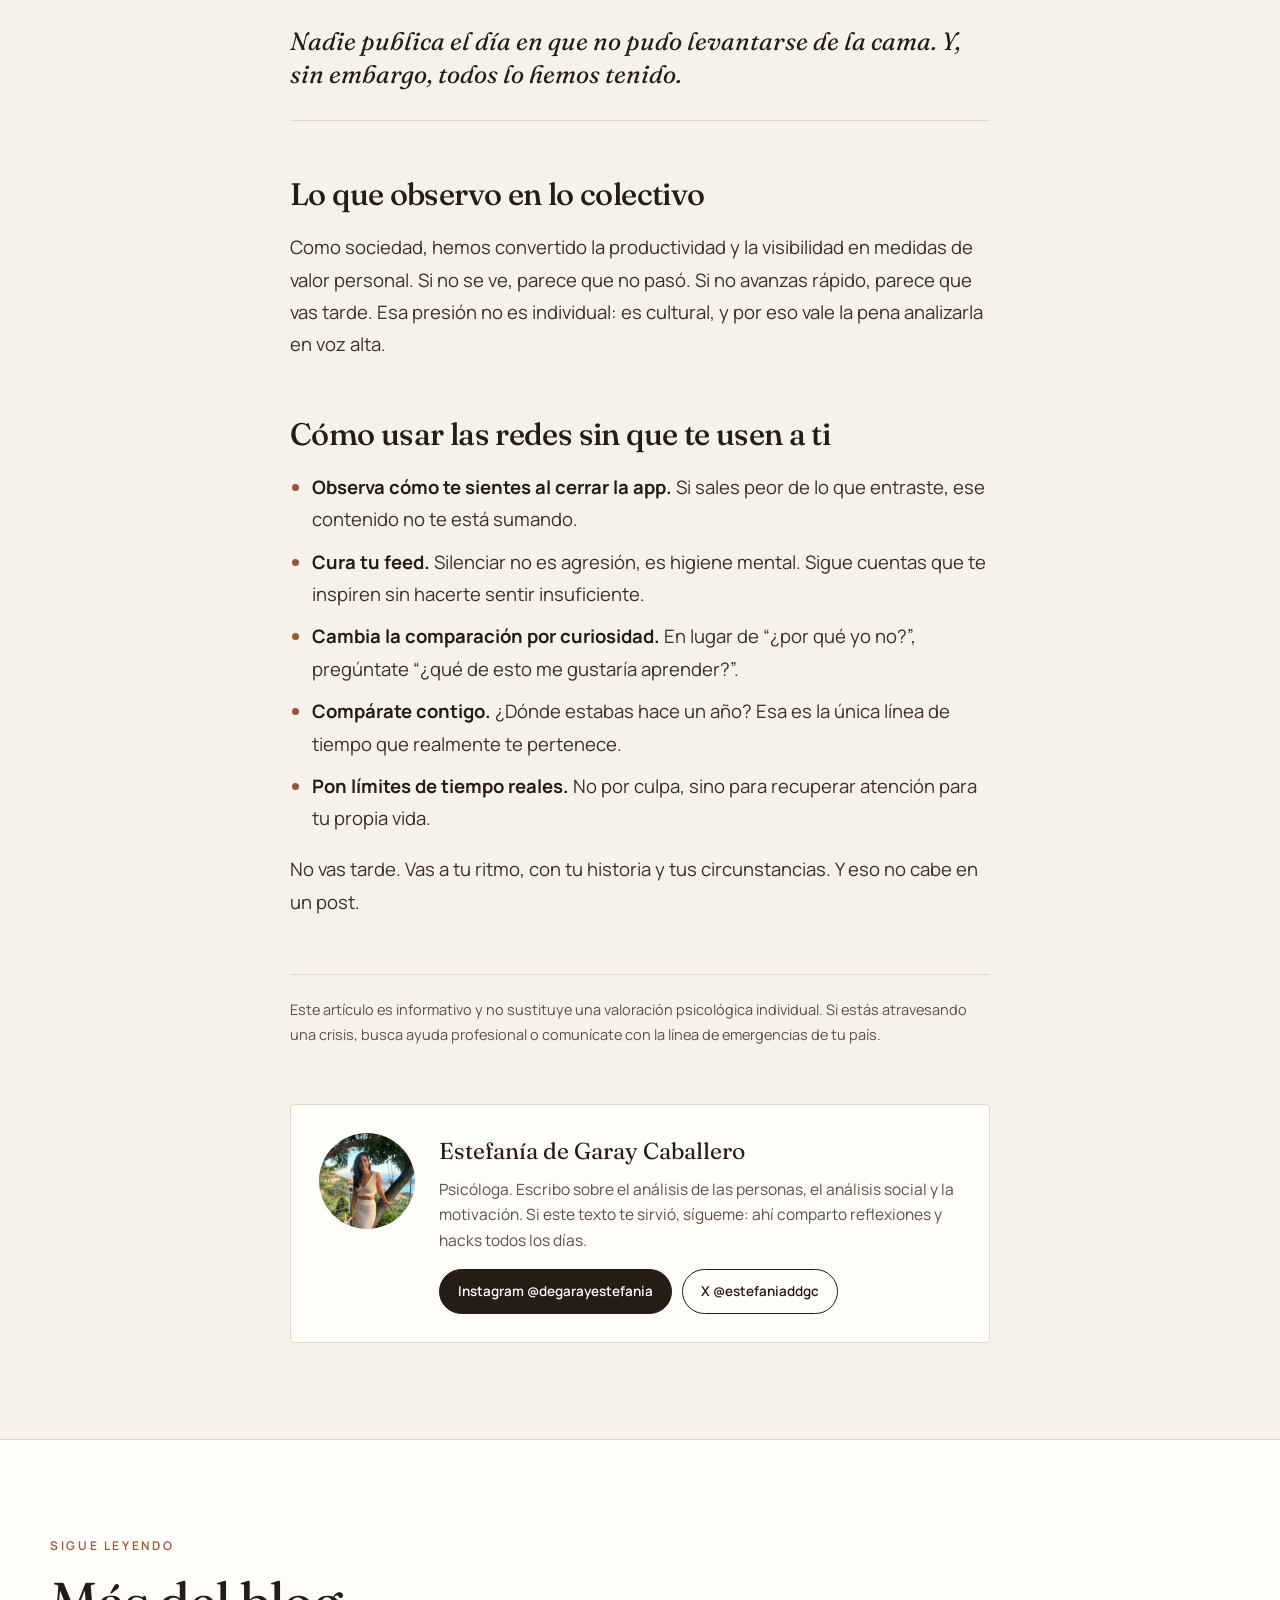
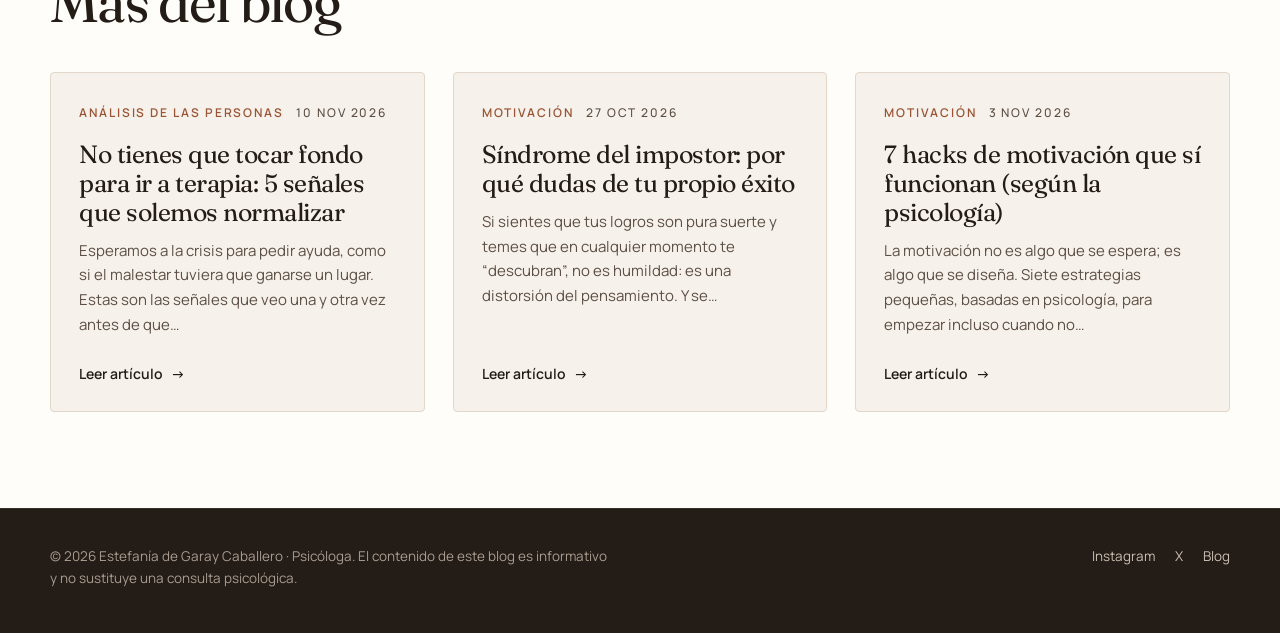
<file: blog/comparacion-social-en-redes.html>
<!doctype html>
<html lang="es-MX">
<head>
  <meta charset="utf-8">
  <meta name="viewport" content="width=device-width, initial-scale=1">
  <title>Comparación social en redes: por qué sientes que vas tarde | Estefanía de Garay Caballero</title>
  <meta name="description" content="Análisis social de la psicóloga Estefanía de Garay Caballero: cómo la comparación en redes sociales afecta la autoestima y qué hacer para usarlas sin que te lastimen.">
  <meta name="keywords" content="Estefanía de Garay Caballero, comparación social, redes sociales y salud mental, autoestima, análisis social">
  <meta name="author" content="Estefanía de Garay Caballero">
  <meta name="robots" content="index, follow, max-image-preview:large">
  <link rel="canonical" href="https://darkcyan-ferret-873790.hostingersite.com/blog/comparacion-social-en-redes.html">
  <meta name="theme-color" content="#f6f1ea">
  <meta property="og:type" content="article">
  <meta property="og:locale" content="es_MX">
  <meta property="og:site_name" content="Estefanía de Garay Caballero">
  <meta property="og:title" content="Comparación social: por qué las redes te hacen sentir que vas tarde">
  <meta property="og:description" content="Análisis social de la psicóloga Estefanía de Garay Caballero: cómo la comparación en redes sociales afecta la autoestima y qué hacer para usarlas sin que te lastimen.">
  <meta property="og:url" content="https://darkcyan-ferret-873790.hostingersite.com/blog/comparacion-social-en-redes.html">
  <meta property="og:image" content="https://darkcyan-ferret-873790.hostingersite.com/img/estefania-de-garay-caballero-psicologa.jpg">
  <meta property="article:published_time" content="2026-10-20">
  <meta property="article:author" content="Estefanía de Garay Caballero">
  <meta property="article:section" content="Análisis social">
  <meta name="twitter:card" content="summary_large_image">
  <meta name="twitter:site" content="@estefaniaddgc">
  <meta name="twitter:creator" content="@estefaniaddgc">
  <meta name="twitter:title" content="Comparación social: por qué las redes te hacen sentir que vas tarde">
  <meta name="twitter:description" content="Análisis social de la psicóloga Estefanía de Garay Caballero: cómo la comparación en redes sociales afecta la autoestima y qué hacer para usarlas sin que te lastimen.">
  <meta name="twitter:image" content="https://darkcyan-ferret-873790.hostingersite.com/img/estefania-de-garay-caballero-psicologa.jpg">
  <link rel="icon" href="data:image/svg+xml,%3Csvg xmlns='http://www.w3.org/2000/svg' viewBox='0 0 64 64'%3E%3Crect width='64' height='64' rx='32' fill='%23241c17'/%3E%3Ctext x='50%25' y='57%25' text-anchor='middle' dominant-baseline='middle' font-family='Georgia,serif' font-size='30' fill='%23f6f1ea'%3EE%3C/text%3E%3C/svg%3E">
  <link rel="preconnect" href="https://fonts.googleapis.com">
  <link rel="preconnect" href="https://fonts.gstatic.com" crossorigin>
  <link href="https://fonts.googleapis.com/css2?family=Fraunces:ital,opsz,wght@0,9..144,300..600;1,9..144,300..600&family=Manrope:wght@400;500;600;700&display=swap" rel="stylesheet">
  <link rel="stylesheet" href="../styles.css">
  <script type="application/ld+json">
{
  "@context": "https://schema.org",
  "@graph": [
    {
      "@type": "BlogPosting",
      "headline": "Comparación social: por qué las redes te hacen sentir que vas tarde",
      "description": "Análisis social de la psicóloga Estefanía de Garay Caballero: cómo la comparación en redes sociales afecta la autoestima y qué hacer para usarlas sin que te lastimen.",
      "datePublished": "2026-10-20",
      "dateModified": "2026-10-20",
      "inLanguage": "es-MX",
      "mainEntityOfPage": "https://darkcyan-ferret-873790.hostingersite.com/blog/comparacion-social-en-redes.html",
      "url": "https://darkcyan-ferret-873790.hostingersite.com/blog/comparacion-social-en-redes.html",
      "image": "https://darkcyan-ferret-873790.hostingersite.com/img/estefania-de-garay-caballero-psicologa.jpg",
      "articleSection": "Análisis social",
      "keywords": "Estefanía de Garay Caballero, comparación social, redes sociales y salud mental, autoestima, análisis social",
      "author": {
        "@type": "Person",
        "@id": "https://darkcyan-ferret-873790.hostingersite.com/#estefania",
        "name": "Estefanía de Garay Caballero",
        "jobTitle": "Psicóloga",
        "url": "https://darkcyan-ferret-873790.hostingersite.com/",
        "sameAs": [
          "https://www.instagram.com/degarayestefania/",
          "https://x.com/estefaniaddgc"
        ]
      },
      "publisher": {
        "@id": "https://darkcyan-ferret-873790.hostingersite.com/#estefania"
      }
    },
    {
      "@type": "BreadcrumbList",
      "itemListElement": [
        {
          "@type": "ListItem",
          "position": 1,
          "name": "Inicio",
          "item": "https://darkcyan-ferret-873790.hostingersite.com/"
        },
        {
          "@type": "ListItem",
          "position": 2,
          "name": "Blog",
          "item": "https://darkcyan-ferret-873790.hostingersite.com/#blog"
        },
        {
          "@type": "ListItem",
          "position": 3,
          "name": "Comparación social: por qué las redes te hacen sentir que vas tarde",
          "item": "https://darkcyan-ferret-873790.hostingersite.com/blog/comparacion-social-en-redes.html"
        }
      ]
    },
    {
      "@type": "FAQPage",
      "mainEntity": [
        {
          "@type": "Question",
          "name": "¿Por qué las redes sociales afectan la autoestima?",
          "acceptedAnswer": {
            "@type": "Answer",
            "text": "Porque activan la comparación social con versiones editadas de la vida de otros, sobre todo la comparación hacia arriba, lo que puede generar sensación de insuficiencia o de ir atrasado."
          }
        }
      ]
    }
  ]
}
  </script>
</head>
<body>
  <a class="skip" href="#contenido">Saltar al contenido</a>
  <header class="site-header">
    <nav class="nav wrap" aria-label="Principal">
      <a class="brand" href="../">Estefanía de Garay<small>Psicóloga</small></a>
      <button class="menu-btn" aria-label="Abrir menú" aria-expanded="false" aria-controls="menu"><span></span><span></span><span></span></button>
      <ul class="nav-links" id="menu">
        <li><a href="../#sobre-mi">Sobre mí</a></li>
        <li><a href="../#blog">Blog</a></li>
        <li><a href="../#hacks">Hacks de motivación</a></li>
        <li><a class="btn" href="../#sigueme">Sígueme</a></li>
      </ul>
    </nav>
  </header>

  <main id="contenido">
    <article>
      <header class="article-head wrap">
        <nav class="crumbs" aria-label="Migas de pan"><a href="../">Inicio</a> / <a href="../#blog">Blog</a> / Análisis social</nav>
        <p class="eyebrow">Análisis social</p>
        <h1>Comparación social: por qué las redes te hacen sentir que vas tarde</h1>
        <p class="dek">Comparamos nuestro detrás de cámaras con el resumen editado de los demás. Un análisis de lo que eso le hace a la mente, y de cómo recuperar tu propio ritmo.</p>
        <div class="byline">
          <img src="../img/estefania-de-garay-caballero-psicologa.jpg" width="46" height="46" alt="Estefanía de Garay Caballero">
          <div><strong>Por Estefanía de Garay Caballero</strong><time datetime="2026-10-20">20 oct 2026</time> · 6 min de lectura</div>
        </div>
      </header>

      <div class="article-body">
        <div class="wrap">
          <div class="prose">

<p>Abres Instagram cinco minutos “para distraerte” y sales sintiéndote atrasada, poco productiva o fuera de lugar. Alguien se compró casa, alguien corrió un maratón, alguien lanzó su negocio. Y tú, mientras tanto, apenas resolviste el día.</p>
<p>No es debilidad. Es un mecanismo profundamente humano que hoy opera a una escala para la que no estamos diseñados.</p>

<h2>Nos comparamos para ubicarnos</h2>
<p>La psicología social lo describe desde hace décadas: las personas evaluamos nuestras capacidades y nuestra vida <strong>comparándonos con los demás</strong>. Durante la mayor parte de la historia, esa comparación ocurría con un grupo pequeño: vecinos, familia, compañeros. Hoy ocurre con cientos de personas al día, y con su mejor versión.</p>

<h2>El problema no es comparar, es con qué comparamos</h2>
<p>En redes no vemos vidas, vemos selecciones. El mejor ángulo, el mejor momento, la mejor noticia. Comparamos nuestro proceso completo —dudas, cansancio, días grises— contra el resultado editado de alguien más. Es una competencia imposible de ganar.</p>
<p>A esto se suma la <strong>comparación hacia arriba</strong>: casi siempre nos medimos contra quien parece estar mejor, rara vez contra quien está en un punto similar o más difícil. Y eso, sostenido en el tiempo, erosiona la autoestima.</p>

<blockquote>Nadie publica el día en que no pudo levantarse de la cama. Y, sin embargo, todos lo hemos tenido.</blockquote>

<h2>Lo que observo en lo colectivo</h2>
<p>Como sociedad, hemos convertido la productividad y la visibilidad en medidas de valor personal. Si no se ve, parece que no pasó. Si no avanzas rápido, parece que vas tarde. Esa presión no es individual: es cultural, y por eso vale la pena analizarla en voz alta.</p>

<h2>Cómo usar las redes sin que te usen a ti</h2>
<ul>
<li><strong>Observa cómo te sientes al cerrar la app.</strong> Si sales peor de lo que entraste, ese contenido no te está sumando.</li>
<li><strong>Cura tu feed.</strong> Silenciar no es agresión, es higiene mental. Sigue cuentas que te inspiren sin hacerte sentir insuficiente.</li>
<li><strong>Cambia la comparación por curiosidad.</strong> En lugar de “¿por qué yo no?”, pregúntate “¿qué de esto me gustaría aprender?”.</li>
<li><strong>Compárate contigo.</strong> ¿Dónde estabas hace un año? Esa es la única línea de tiempo que realmente te pertenece.</li>
<li><strong>Pon límites de tiempo reales.</strong> No por culpa, sino para recuperar atención para tu propia vida.</li>
</ul>

<p>No vas tarde. Vas a tu ritmo, con tu historia y tus circunstancias. Y eso no cabe en un post.</p>

            <p class="disclaimer">Este artículo es informativo y no sustituye una valoración psicológica individual. Si estás atravesando una crisis, busca ayuda profesional o comunícate con la línea de emergencias de tu país.</p>
          </div>

          <aside class="author-box" aria-label="Sobre la autora">
            <img src="../img/estefania-de-garay-caballero-psicologa.jpg" width="96" height="96" alt="Estefanía de Garay Caballero, psicóloga" loading="lazy">
            <div>
              <h2>Estefanía de Garay Caballero</h2>
              <p>Psicóloga. Escribo sobre el análisis de las personas, el análisis social y la motivación. Si este texto te sirvió, sígueme: ahí comparto reflexiones y hacks todos los días.</p>
              <div class="row">
                <a class="btn" href="https://www.instagram.com/degarayestefania/" target="_blank" rel="noopener me">Instagram @degarayestefania</a>
                <a class="btn ghost" href="https://x.com/estefaniaddgc" target="_blank" rel="noopener me">X @estefaniaddgc</a>
              </div>
            </div>
          </aside>
        </div>
      </div>
    </article>

    <section class="related" aria-labelledby="rel-titulo">
      <div class="wrap">
        <p class="eyebrow">Sigue leyendo</p>
        <h2 class="h2" id="rel-titulo" style="margin-bottom:40px">Más del blog</h2>
        <div class="posts">
          <a class="post" href="no-tienes-que-tocar-fondo-para-ir-a-terapia.html">
            <div class="post-meta"><span>Análisis de las personas</span><time datetime="2026-11-10">10 nov 2026</time></div>
            <h3>No tienes que tocar fondo para ir a terapia: 5 señales que solemos normalizar</h3>
            <p>Esperamos a la crisis para pedir ayuda, como si el malestar tuviera que ganarse un lugar. Estas son las señales que veo una y otra vez antes de que…</p>
            <span class="more">Leer artículo</span>
          </a><a class="post" href="sindrome-del-impostor.html">
            <div class="post-meta"><span>Motivación</span><time datetime="2026-10-27">27 oct 2026</time></div>
            <h3>Síndrome del impostor: por qué dudas de tu propio éxito</h3>
            <p>Si sientes que tus logros son pura suerte y temes que en cualquier momento te “descubran”, no es humildad: es una distorsión del pensamiento. Y se…</p>
            <span class="more">Leer artículo</span>
          </a><a class="post" href="hacks-de-motivacion-que-si-funcionan.html">
            <div class="post-meta"><span>Motivación</span><time datetime="2026-11-03">3 nov 2026</time></div>
            <h3>7 hacks de motivación que sí funcionan (según la psicología)</h3>
            <p>La motivación no es algo que se espera; es algo que se diseña. Siete estrategias pequeñas, basadas en psicología, para empezar incluso cuando no…</p>
            <span class="more">Leer artículo</span>
          </a>
        </div>
      </div>
    </section>
  </main>

  <footer class="site-footer">
    <div class="wrap footer-grid">
      <p class="note">© <span id="year">2026</span> Estefanía de Garay Caballero · Psicóloga. El contenido de este blog es informativo y no sustituye una consulta psicológica.</p>
      <div class="footer-links">
        <a href="https://www.instagram.com/degarayestefania/" target="_blank" rel="noopener me">Instagram</a>
        <a href="https://x.com/estefaniaddgc" target="_blank" rel="noopener me">X</a>
        <a href="../#blog">Blog</a>
      </div>
    </div>
  </footer>
  <script src="../main.js" defer></script>
</body>
</html>
</file>
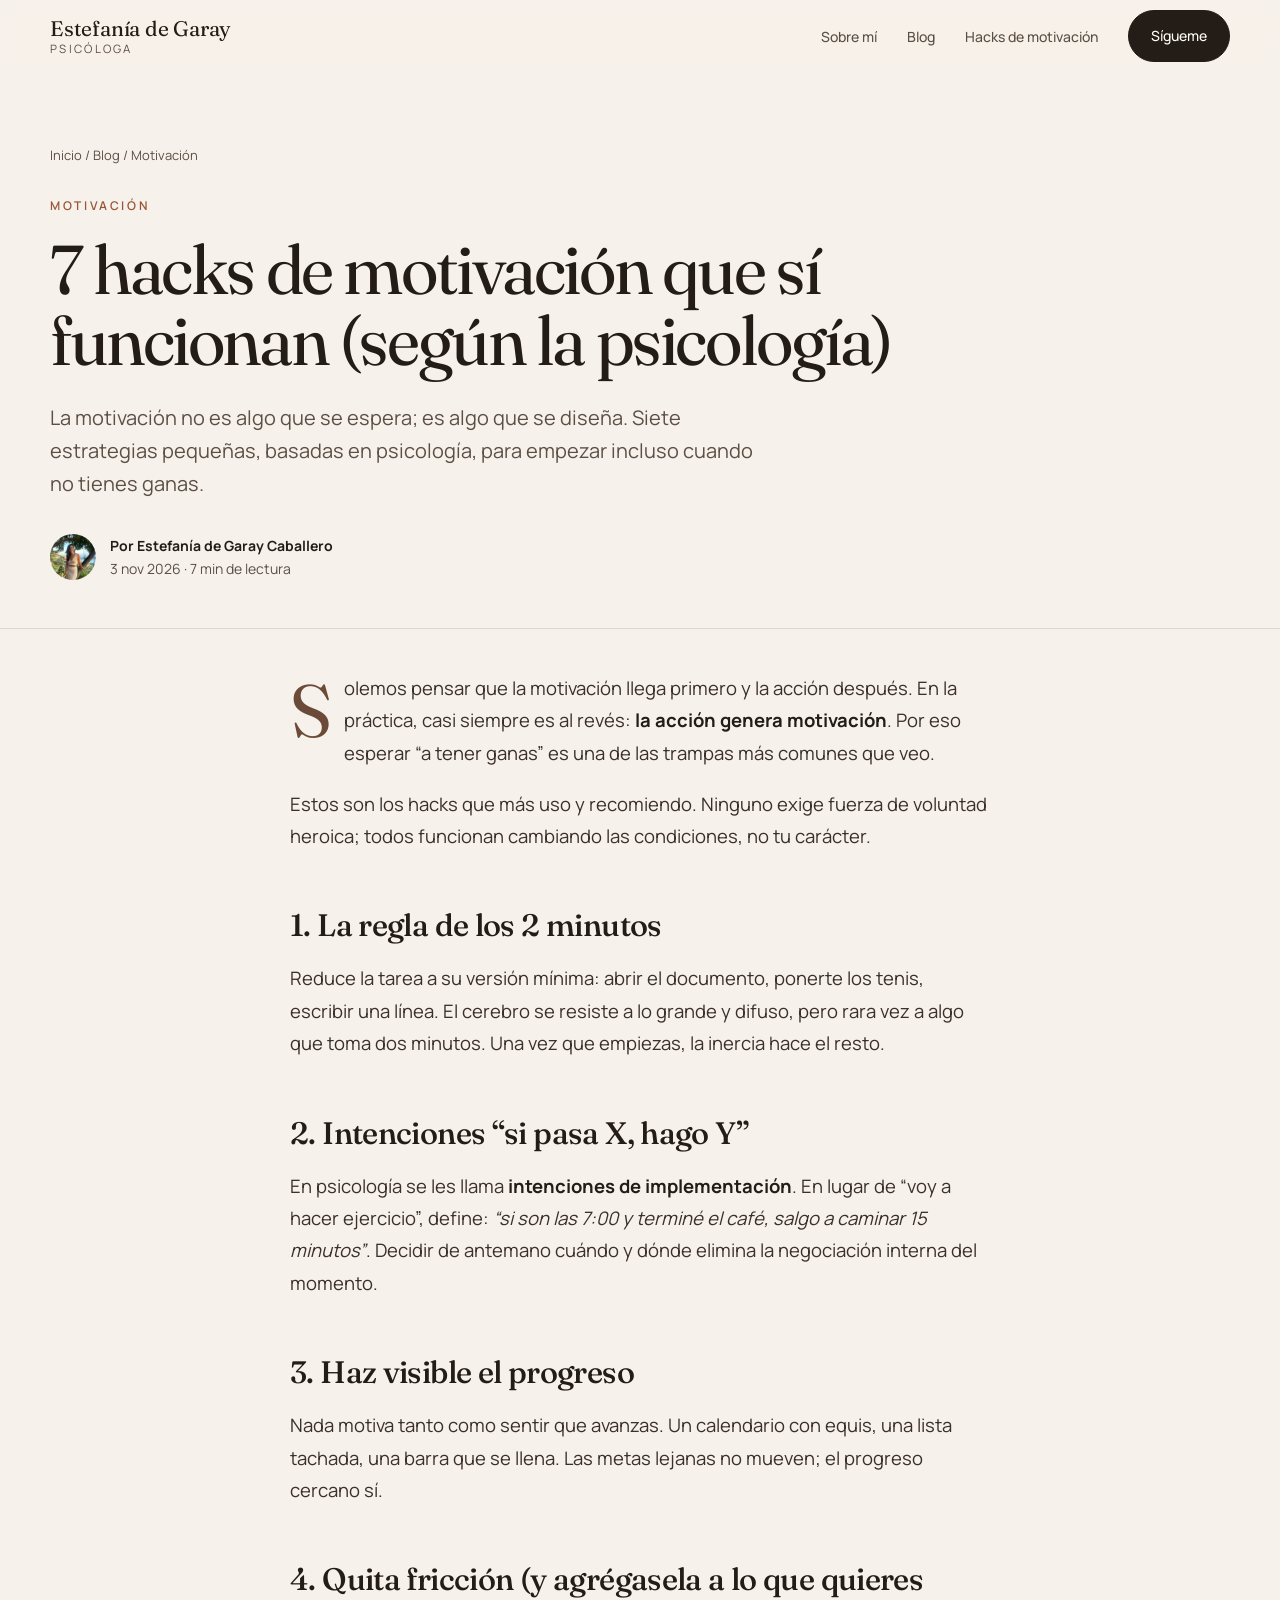
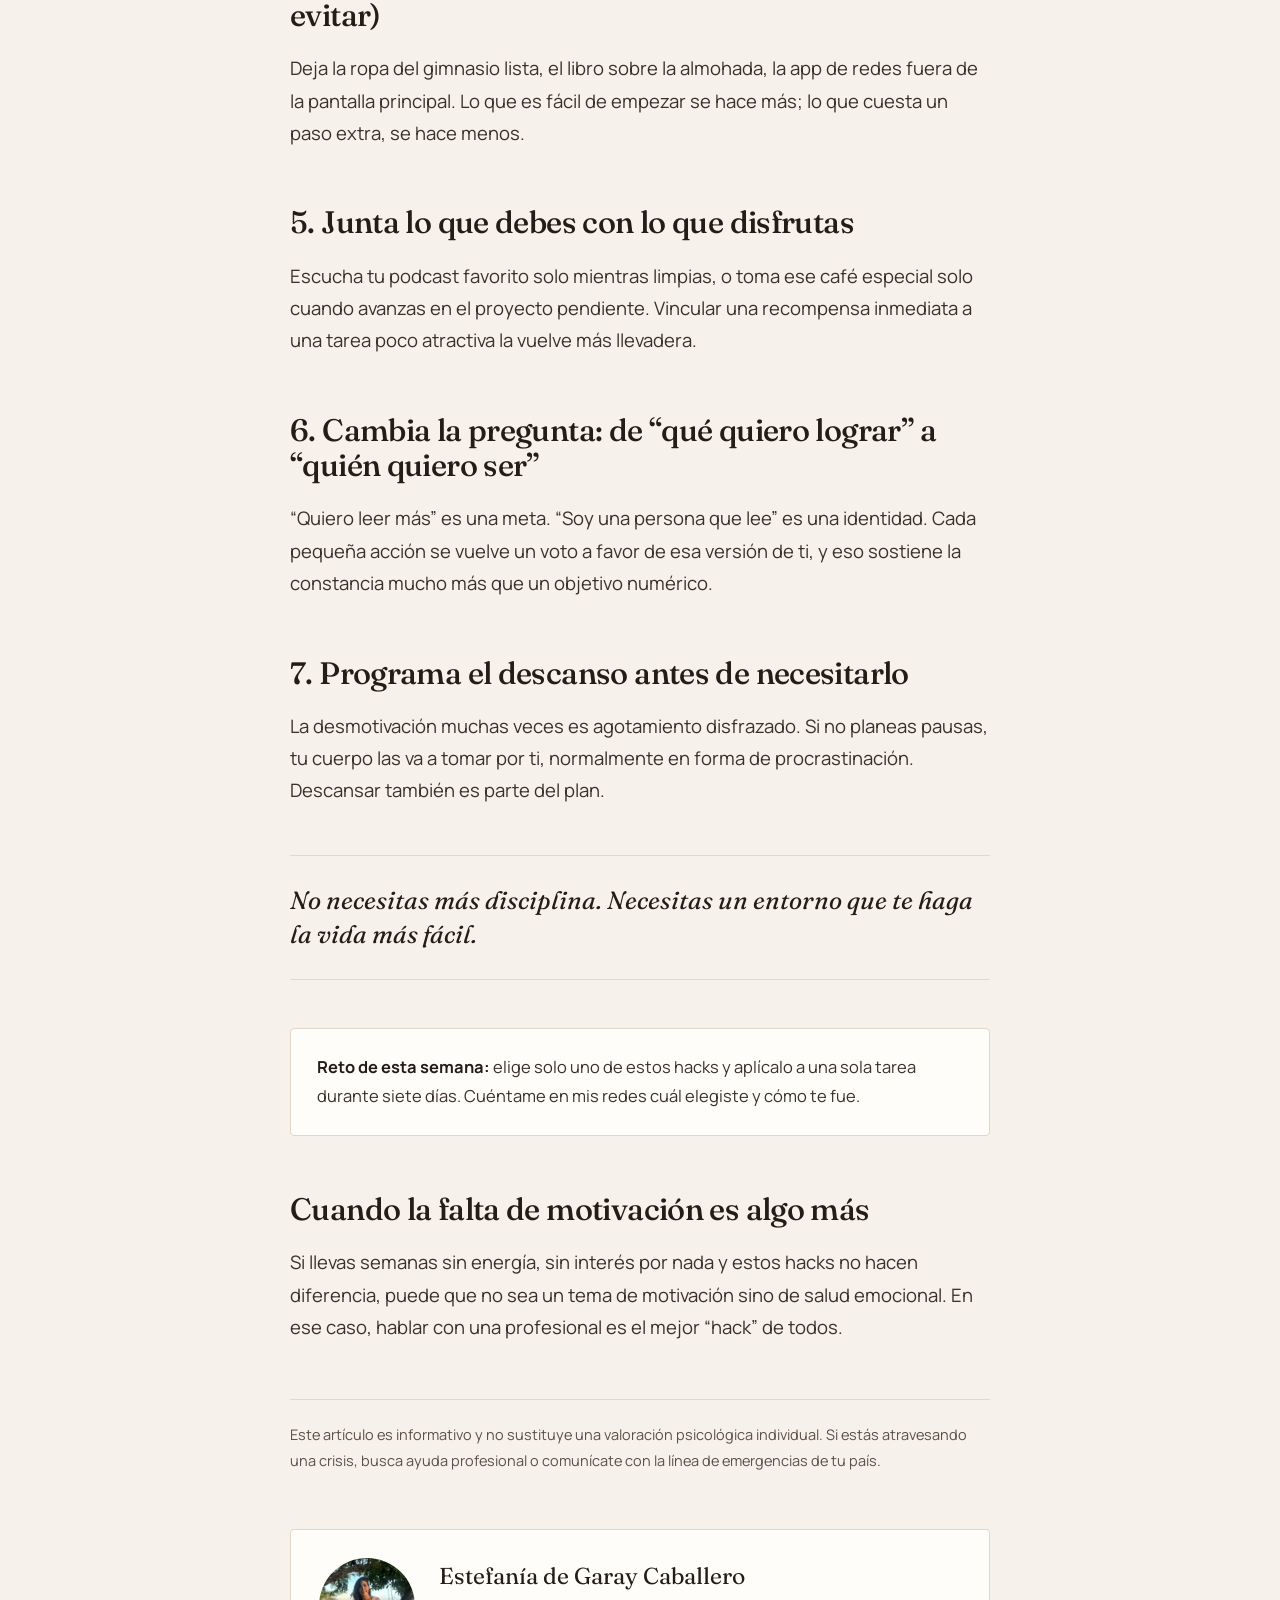
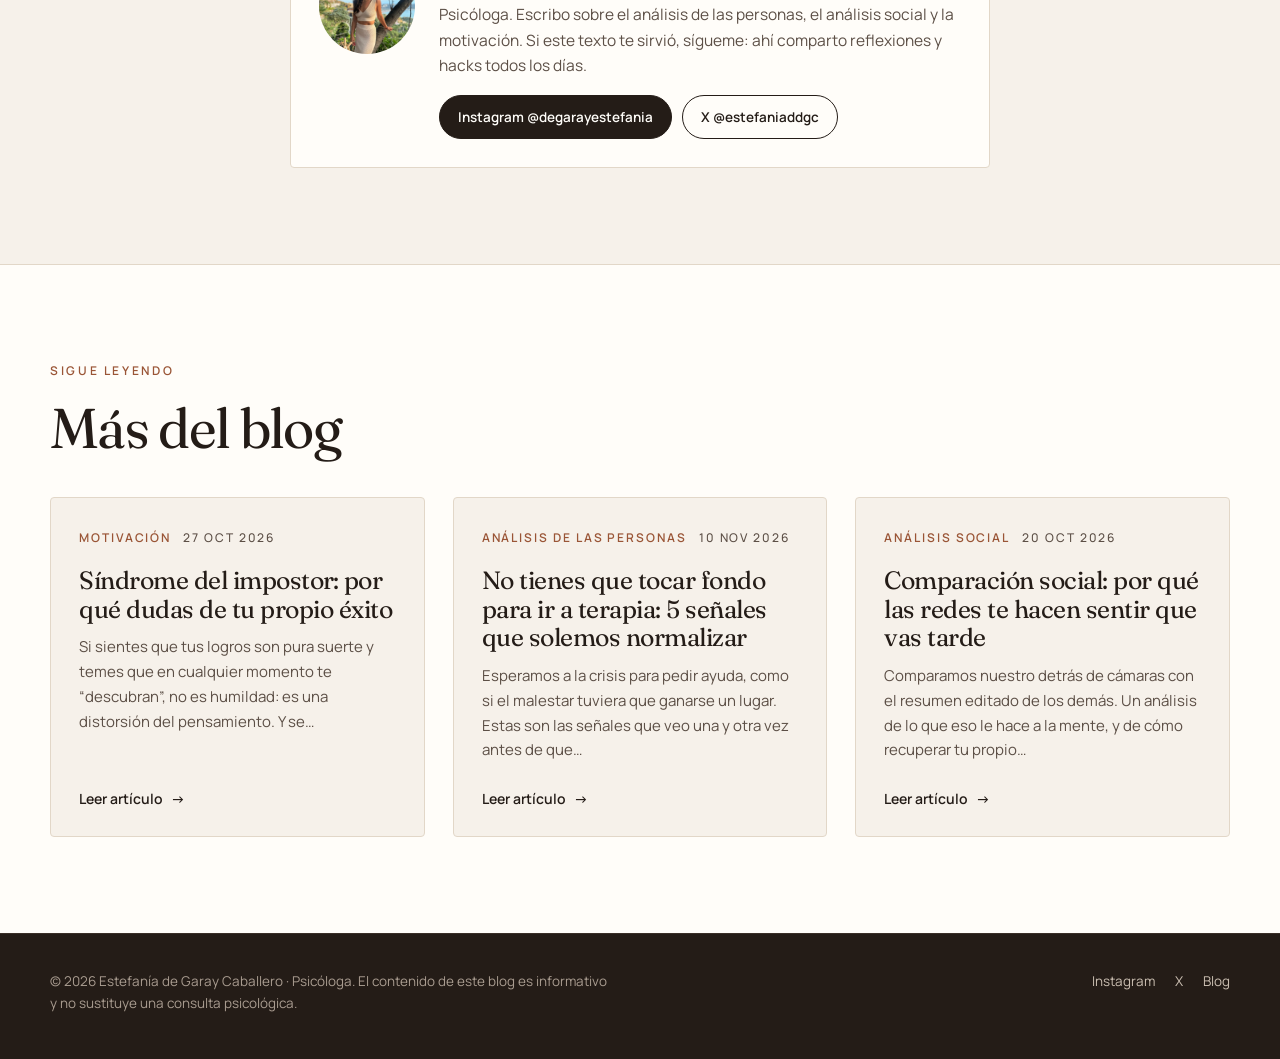
<file: blog/hacks-de-motivacion-que-si-funcionan.html>
<!doctype html>
<html lang="es-MX">
<head>
  <meta charset="utf-8">
  <meta name="viewport" content="width=device-width, initial-scale=1">
  <title>7 hacks de motivación que sí funcionan | Estefanía de Garay Caballero</title>
  <meta name="description" content="Hacks de motivación respaldados por la psicología, explicados por Estefanía de Garay Caballero: regla de 2 minutos, intenciones si-entonces, progreso visible y más.">
  <meta name="keywords" content="Estefanía de Garay Caballero, hacks de motivación, cómo motivarse, hábitos, productividad, psicología de la motivación">
  <meta name="author" content="Estefanía de Garay Caballero">
  <meta name="robots" content="index, follow, max-image-preview:large">
  <link rel="canonical" href="https://darkcyan-ferret-873790.hostingersite.com/blog/hacks-de-motivacion-que-si-funcionan.html">
  <meta name="theme-color" content="#f6f1ea">
  <meta property="og:type" content="article">
  <meta property="og:locale" content="es_MX">
  <meta property="og:site_name" content="Estefanía de Garay Caballero">
  <meta property="og:title" content="7 hacks de motivación que sí funcionan (según la psicología)">
  <meta property="og:description" content="Hacks de motivación respaldados por la psicología, explicados por Estefanía de Garay Caballero: regla de 2 minutos, intenciones si-entonces, progreso visible y más.">
  <meta property="og:url" content="https://darkcyan-ferret-873790.hostingersite.com/blog/hacks-de-motivacion-que-si-funcionan.html">
  <meta property="og:image" content="https://darkcyan-ferret-873790.hostingersite.com/img/estefania-de-garay-caballero-psicologa.jpg">
  <meta property="article:published_time" content="2026-11-03">
  <meta property="article:author" content="Estefanía de Garay Caballero">
  <meta property="article:section" content="Motivación">
  <meta name="twitter:card" content="summary_large_image">
  <meta name="twitter:site" content="@estefaniaddgc">
  <meta name="twitter:creator" content="@estefaniaddgc">
  <meta name="twitter:title" content="7 hacks de motivación que sí funcionan (según la psicología)">
  <meta name="twitter:description" content="Hacks de motivación respaldados por la psicología, explicados por Estefanía de Garay Caballero: regla de 2 minutos, intenciones si-entonces, progreso visible y más.">
  <meta name="twitter:image" content="https://darkcyan-ferret-873790.hostingersite.com/img/estefania-de-garay-caballero-psicologa.jpg">
  <link rel="icon" href="data:image/svg+xml,%3Csvg xmlns='http://www.w3.org/2000/svg' viewBox='0 0 64 64'%3E%3Crect width='64' height='64' rx='32' fill='%23241c17'/%3E%3Ctext x='50%25' y='57%25' text-anchor='middle' dominant-baseline='middle' font-family='Georgia,serif' font-size='30' fill='%23f6f1ea'%3EE%3C/text%3E%3C/svg%3E">
  <link rel="preconnect" href="https://fonts.googleapis.com">
  <link rel="preconnect" href="https://fonts.gstatic.com" crossorigin>
  <link href="https://fonts.googleapis.com/css2?family=Fraunces:ital,opsz,wght@0,9..144,300..600;1,9..144,300..600&family=Manrope:wght@400;500;600;700&display=swap" rel="stylesheet">
  <link rel="stylesheet" href="../styles.css">
  <script type="application/ld+json">
{
  "@context": "https://schema.org",
  "@graph": [
    {
      "@type": "BlogPosting",
      "headline": "7 hacks de motivación que sí funcionan (según la psicología)",
      "description": "Hacks de motivación respaldados por la psicología, explicados por Estefanía de Garay Caballero: regla de 2 minutos, intenciones si-entonces, progreso visible y más.",
      "datePublished": "2026-11-03",
      "dateModified": "2026-11-03",
      "inLanguage": "es-MX",
      "mainEntityOfPage": "https://darkcyan-ferret-873790.hostingersite.com/blog/hacks-de-motivacion-que-si-funcionan.html",
      "url": "https://darkcyan-ferret-873790.hostingersite.com/blog/hacks-de-motivacion-que-si-funcionan.html",
      "image": "https://darkcyan-ferret-873790.hostingersite.com/img/estefania-de-garay-caballero-psicologa.jpg",
      "articleSection": "Motivación",
      "keywords": "Estefanía de Garay Caballero, hacks de motivación, cómo motivarse, hábitos, productividad, psicología de la motivación",
      "author": {
        "@type": "Person",
        "@id": "https://darkcyan-ferret-873790.hostingersite.com/#estefania",
        "name": "Estefanía de Garay Caballero",
        "jobTitle": "Psicóloga",
        "url": "https://darkcyan-ferret-873790.hostingersite.com/",
        "sameAs": [
          "https://www.instagram.com/degarayestefania/",
          "https://x.com/estefaniaddgc"
        ]
      },
      "publisher": {
        "@id": "https://darkcyan-ferret-873790.hostingersite.com/#estefania"
      }
    },
    {
      "@type": "BreadcrumbList",
      "itemListElement": [
        {
          "@type": "ListItem",
          "position": 1,
          "name": "Inicio",
          "item": "https://darkcyan-ferret-873790.hostingersite.com/"
        },
        {
          "@type": "ListItem",
          "position": 2,
          "name": "Blog",
          "item": "https://darkcyan-ferret-873790.hostingersite.com/#blog"
        },
        {
          "@type": "ListItem",
          "position": 3,
          "name": "7 hacks de motivación que sí funcionan (según la psicología)",
          "item": "https://darkcyan-ferret-873790.hostingersite.com/blog/hacks-de-motivacion-que-si-funcionan.html"
        }
      ]
    },
    {
      "@type": "FAQPage",
      "mainEntity": [
        {
          "@type": "Question",
          "name": "¿Cómo motivarme cuando no tengo ganas?",
          "acceptedAnswer": {
            "@type": "Answer",
            "text": "Empieza con una versión mínima de la tarea (regla de 2 minutos), decide de antemano cuándo y dónde la harás, y reduce la fricción para comenzar. La acción suele generar la motivación, no al revés."
          }
        },
        {
          "@type": "Question",
          "name": "¿La falta de motivación puede ser un síntoma?",
          "acceptedAnswer": {
            "@type": "Answer",
            "text": "Sí. Si la falta de energía e interés dura semanas, puede estar relacionada con agotamiento, ansiedad o depresión, y conviene consultar con una profesional de la salud mental."
          }
        }
      ]
    }
  ]
}
  </script>
</head>
<body>
  <a class="skip" href="#contenido">Saltar al contenido</a>
  <header class="site-header">
    <nav class="nav wrap" aria-label="Principal">
      <a class="brand" href="../">Estefanía de Garay<small>Psicóloga</small></a>
      <button class="menu-btn" aria-label="Abrir menú" aria-expanded="false" aria-controls="menu"><span></span><span></span><span></span></button>
      <ul class="nav-links" id="menu">
        <li><a href="../#sobre-mi">Sobre mí</a></li>
        <li><a href="../#blog">Blog</a></li>
        <li><a href="../#hacks">Hacks de motivación</a></li>
        <li><a class="btn" href="../#sigueme">Sígueme</a></li>
      </ul>
    </nav>
  </header>

  <main id="contenido">
    <article>
      <header class="article-head wrap">
        <nav class="crumbs" aria-label="Migas de pan"><a href="../">Inicio</a> / <a href="../#blog">Blog</a> / Motivación</nav>
        <p class="eyebrow">Motivación</p>
        <h1>7 hacks de motivación que sí funcionan (según la psicología)</h1>
        <p class="dek">La motivación no es algo que se espera; es algo que se diseña. Siete estrategias pequeñas, basadas en psicología, para empezar incluso cuando no tienes ganas.</p>
        <div class="byline">
          <img src="../img/estefania-de-garay-caballero-psicologa.jpg" width="46" height="46" alt="Estefanía de Garay Caballero">
          <div><strong>Por Estefanía de Garay Caballero</strong><time datetime="2026-11-03">3 nov 2026</time> · 7 min de lectura</div>
        </div>
      </header>

      <div class="article-body">
        <div class="wrap">
          <div class="prose">

<p>Solemos pensar que la motivación llega primero y la acción después. En la práctica, casi siempre es al revés: <strong>la acción genera motivación</strong>. Por eso esperar “a tener ganas” es una de las trampas más comunes que veo.</p>
<p>Estos son los hacks que más uso y recomiendo. Ninguno exige fuerza de voluntad heroica; todos funcionan cambiando las condiciones, no tu carácter.</p>

<h2>1. La regla de los 2 minutos</h2>
<p>Reduce la tarea a su versión mínima: abrir el documento, ponerte los tenis, escribir una línea. El cerebro se resiste a lo grande y difuso, pero rara vez a algo que toma dos minutos. Una vez que empiezas, la inercia hace el resto.</p>

<h2>2. Intenciones “si pasa X, hago Y”</h2>
<p>En psicología se les llama <strong>intenciones de implementación</strong>. En lugar de “voy a hacer ejercicio”, define: <em>“si son las 7:00 y terminé el café, salgo a caminar 15 minutos”</em>. Decidir de antemano cuándo y dónde elimina la negociación interna del momento.</p>

<h2>3. Haz visible el progreso</h2>
<p>Nada motiva tanto como sentir que avanzas. Un calendario con equis, una lista tachada, una barra que se llena. Las metas lejanas no mueven; el progreso cercano sí.</p>

<h2>4. Quita fricción (y agrégasela a lo que quieres evitar)</h2>
<p>Deja la ropa del gimnasio lista, el libro sobre la almohada, la app de redes fuera de la pantalla principal. Lo que es fácil de empezar se hace más; lo que cuesta un paso extra, se hace menos.</p>

<h2>5. Junta lo que debes con lo que disfrutas</h2>
<p>Escucha tu podcast favorito solo mientras limpias, o toma ese café especial solo cuando avanzas en el proyecto pendiente. Vincular una recompensa inmediata a una tarea poco atractiva la vuelve más llevadera.</p>

<h2>6. Cambia la pregunta: de “qué quiero lograr” a “quién quiero ser”</h2>
<p>“Quiero leer más” es una meta. “Soy una persona que lee” es una identidad. Cada pequeña acción se vuelve un voto a favor de esa versión de ti, y eso sostiene la constancia mucho más que un objetivo numérico.</p>

<h2>7. Programa el descanso antes de necesitarlo</h2>
<p>La desmotivación muchas veces es agotamiento disfrazado. Si no planeas pausas, tu cuerpo las va a tomar por ti, normalmente en forma de procrastinación. Descansar también es parte del plan.</p>

<blockquote>No necesitas más disciplina. Necesitas un entorno que te haga la vida más fácil.</blockquote>

<div class="callout"><p><strong>Reto de esta semana:</strong> elige solo uno de estos hacks y aplícalo a una sola tarea durante siete días. Cuéntame en mis redes cuál elegiste y cómo te fue.</p></div>

<h2>Cuando la falta de motivación es algo más</h2>
<p>Si llevas semanas sin energía, sin interés por nada y estos hacks no hacen diferencia, puede que no sea un tema de motivación sino de salud emocional. En ese caso, hablar con una profesional es el mejor “hack” de todos.</p>

            <p class="disclaimer">Este artículo es informativo y no sustituye una valoración psicológica individual. Si estás atravesando una crisis, busca ayuda profesional o comunícate con la línea de emergencias de tu país.</p>
          </div>

          <aside class="author-box" aria-label="Sobre la autora">
            <img src="../img/estefania-de-garay-caballero-psicologa.jpg" width="96" height="96" alt="Estefanía de Garay Caballero, psicóloga" loading="lazy">
            <div>
              <h2>Estefanía de Garay Caballero</h2>
              <p>Psicóloga. Escribo sobre el análisis de las personas, el análisis social y la motivación. Si este texto te sirvió, sígueme: ahí comparto reflexiones y hacks todos los días.</p>
              <div class="row">
                <a class="btn" href="https://www.instagram.com/degarayestefania/" target="_blank" rel="noopener me">Instagram @degarayestefania</a>
                <a class="btn ghost" href="https://x.com/estefaniaddgc" target="_blank" rel="noopener me">X @estefaniaddgc</a>
              </div>
            </div>
          </aside>
        </div>
      </div>
    </article>

    <section class="related" aria-labelledby="rel-titulo">
      <div class="wrap">
        <p class="eyebrow">Sigue leyendo</p>
        <h2 class="h2" id="rel-titulo" style="margin-bottom:40px">Más del blog</h2>
        <div class="posts">
          <a class="post" href="sindrome-del-impostor.html">
            <div class="post-meta"><span>Motivación</span><time datetime="2026-10-27">27 oct 2026</time></div>
            <h3>Síndrome del impostor: por qué dudas de tu propio éxito</h3>
            <p>Si sientes que tus logros son pura suerte y temes que en cualquier momento te “descubran”, no es humildad: es una distorsión del pensamiento. Y se…</p>
            <span class="more">Leer artículo</span>
          </a><a class="post" href="no-tienes-que-tocar-fondo-para-ir-a-terapia.html">
            <div class="post-meta"><span>Análisis de las personas</span><time datetime="2026-11-10">10 nov 2026</time></div>
            <h3>No tienes que tocar fondo para ir a terapia: 5 señales que solemos normalizar</h3>
            <p>Esperamos a la crisis para pedir ayuda, como si el malestar tuviera que ganarse un lugar. Estas son las señales que veo una y otra vez antes de que…</p>
            <span class="more">Leer artículo</span>
          </a><a class="post" href="comparacion-social-en-redes.html">
            <div class="post-meta"><span>Análisis social</span><time datetime="2026-10-20">20 oct 2026</time></div>
            <h3>Comparación social: por qué las redes te hacen sentir que vas tarde</h3>
            <p>Comparamos nuestro detrás de cámaras con el resumen editado de los demás. Un análisis de lo que eso le hace a la mente, y de cómo recuperar tu propio…</p>
            <span class="more">Leer artículo</span>
          </a>
        </div>
      </div>
    </section>
  </main>

  <footer class="site-footer">
    <div class="wrap footer-grid">
      <p class="note">© <span id="year">2026</span> Estefanía de Garay Caballero · Psicóloga. El contenido de este blog es informativo y no sustituye una consulta psicológica.</p>
      <div class="footer-links">
        <a href="https://www.instagram.com/degarayestefania/" target="_blank" rel="noopener me">Instagram</a>
        <a href="https://x.com/estefaniaddgc" target="_blank" rel="noopener me">X</a>
        <a href="../#blog">Blog</a>
      </div>
    </div>
  </footer>
  <script src="../main.js" defer></script>
</body>
</html>
</file>
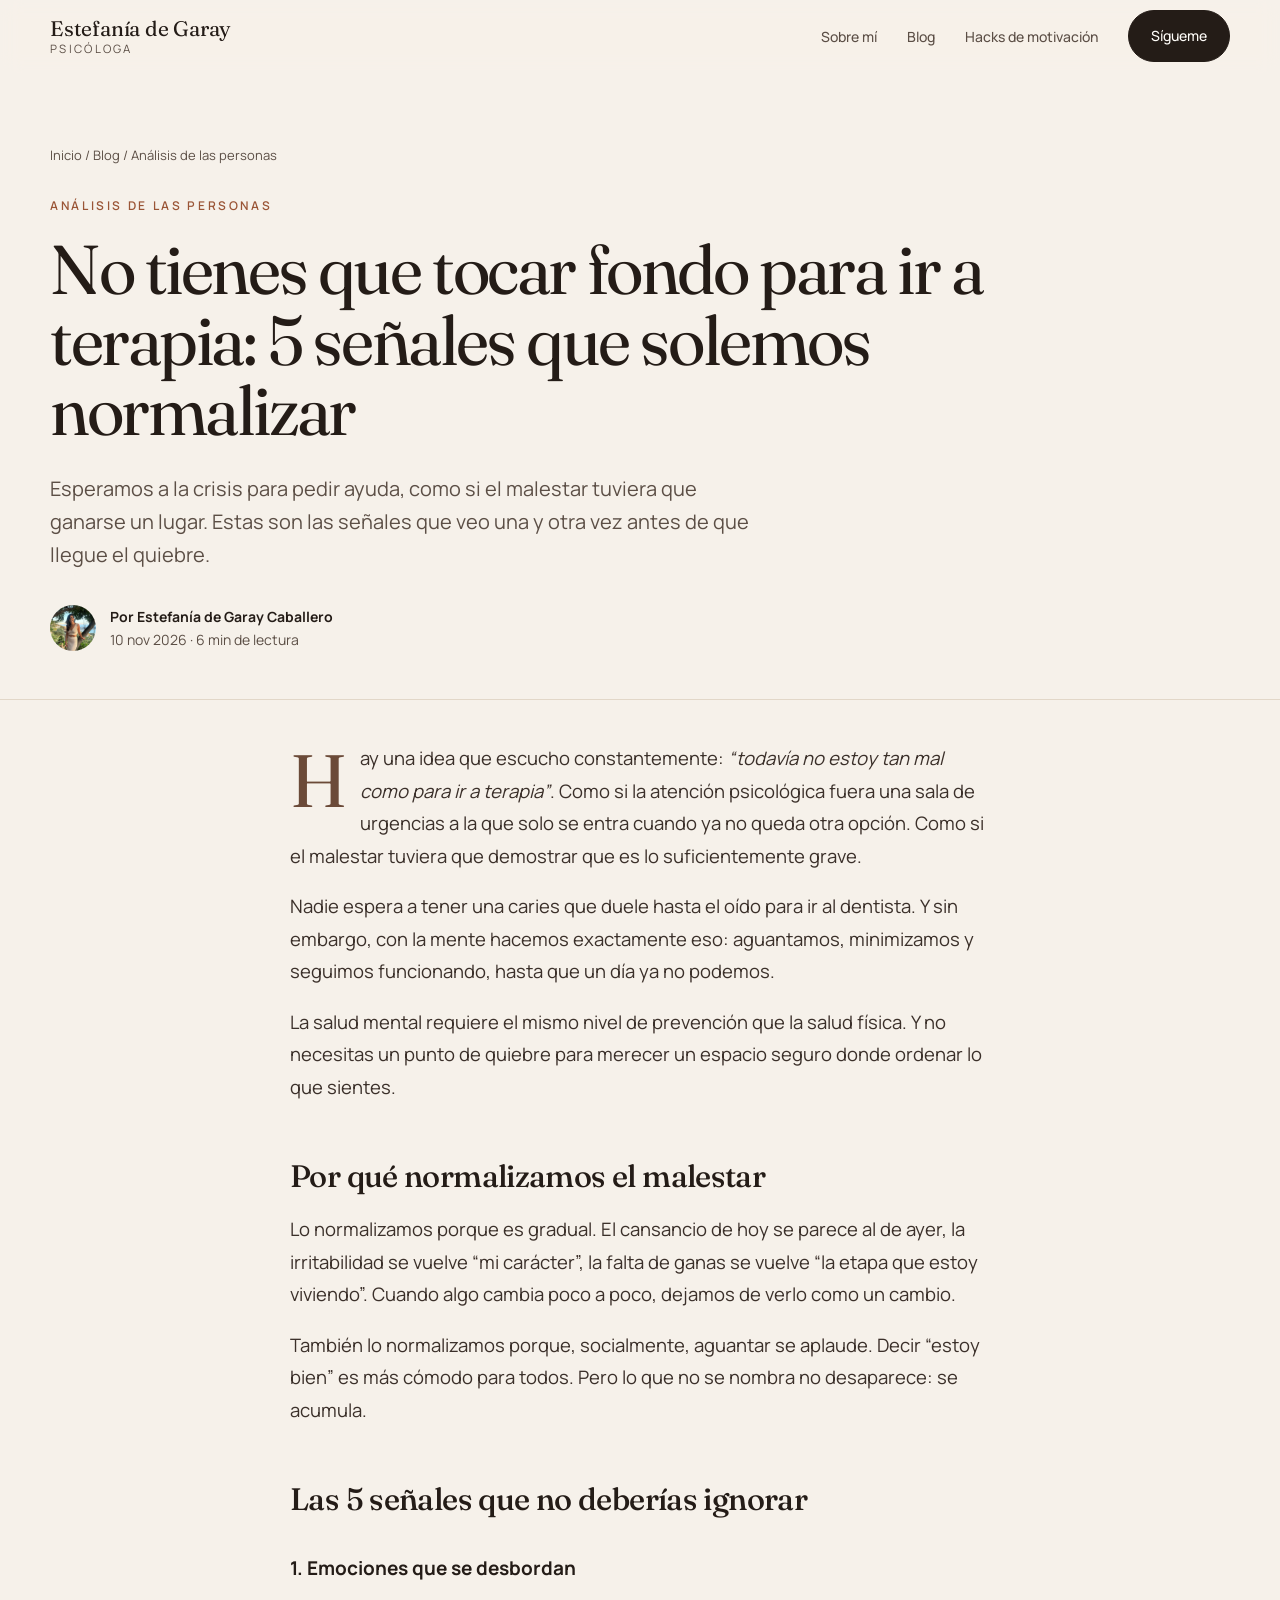
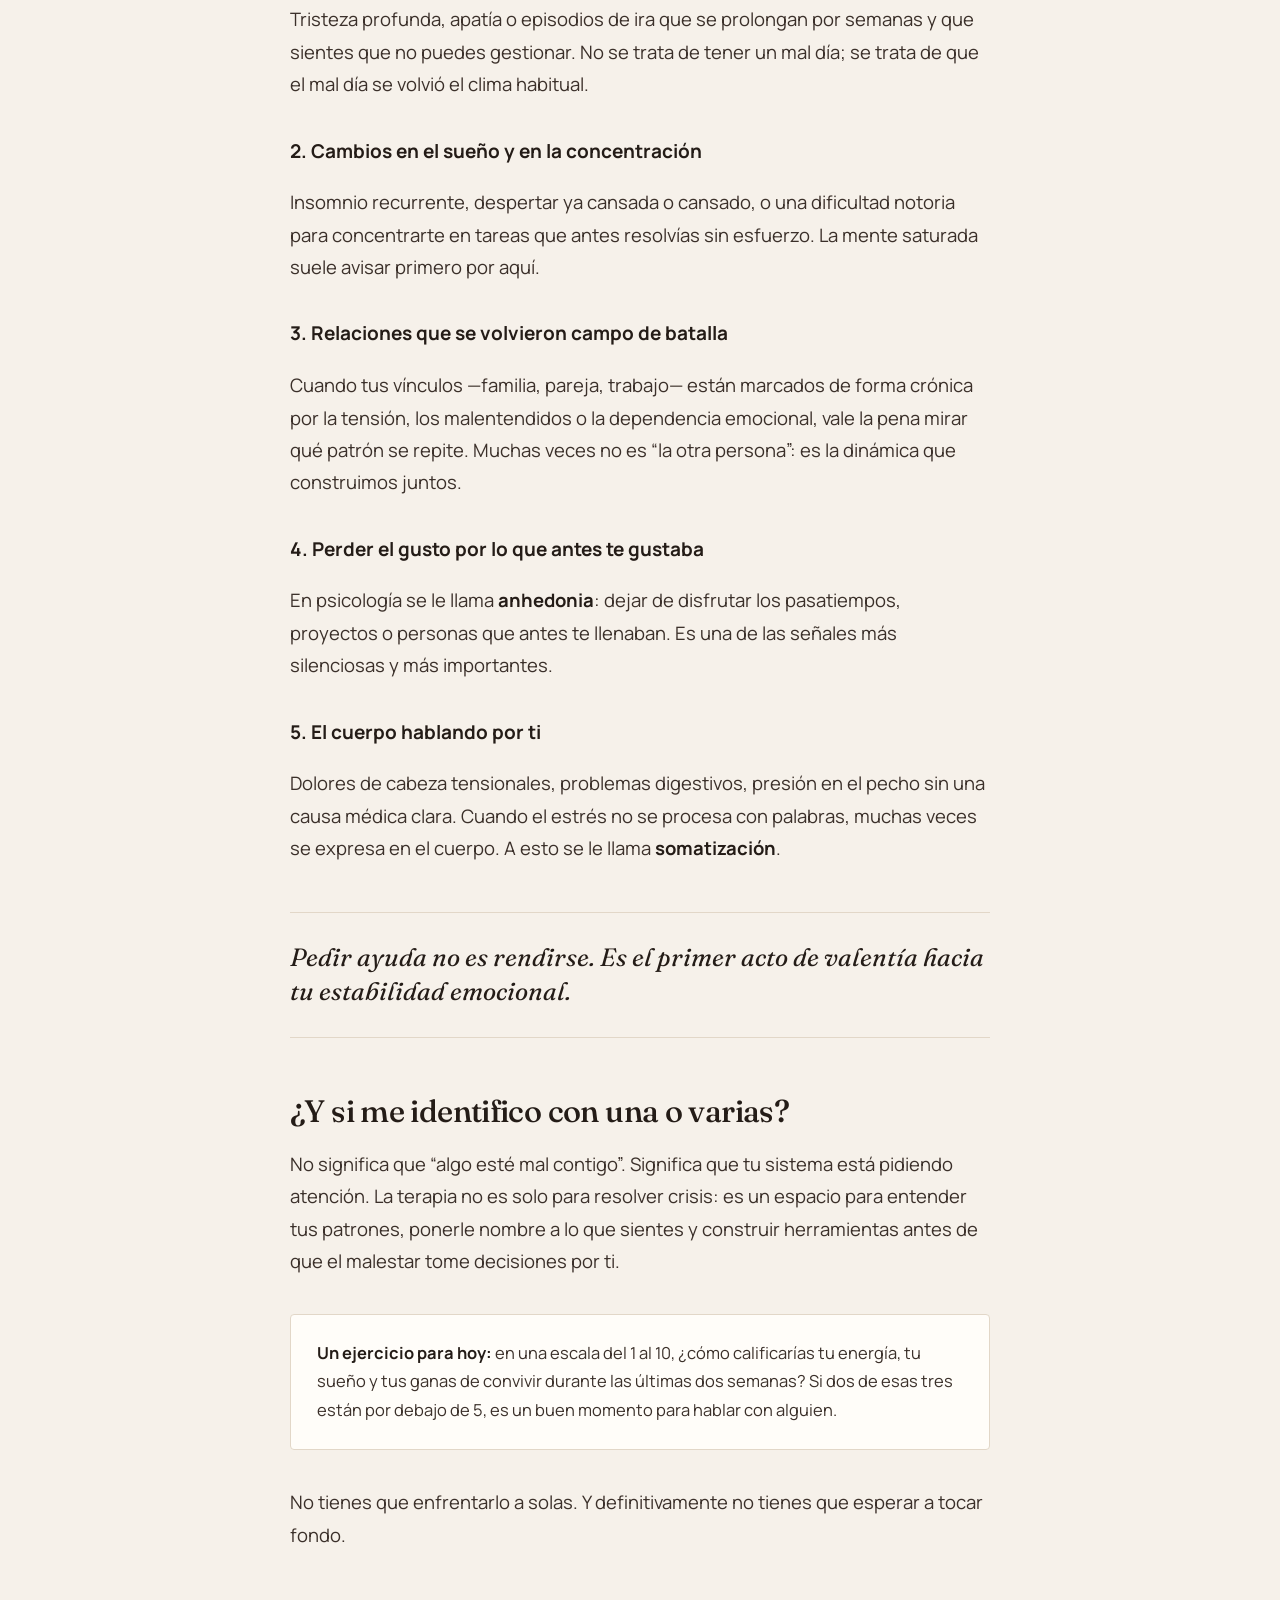
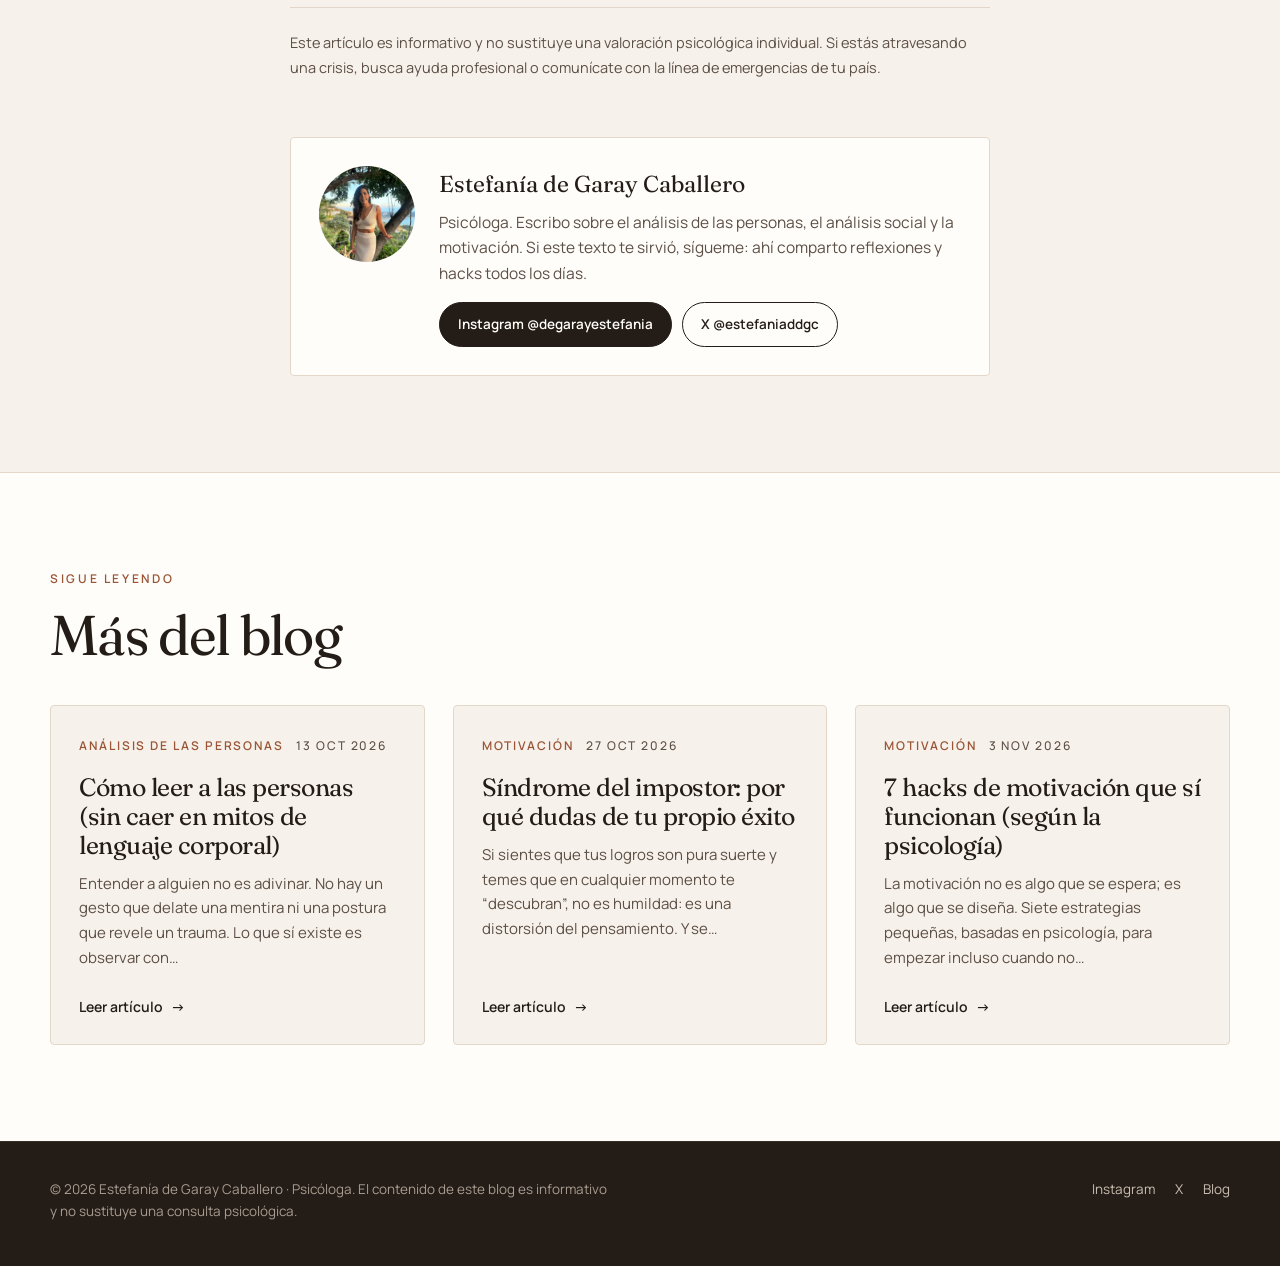
<file: blog/no-tienes-que-tocar-fondo-para-ir-a-terapia.html>
<!doctype html>
<html lang="es-MX">
<head>
  <meta charset="utf-8">
  <meta name="viewport" content="width=device-width, initial-scale=1">
  <title>No tienes que tocar fondo para ir a terapia: 5 señales | Estefanía de Garay Caballero</title>
  <meta name="description" content="La psicóloga Estefanía de Garay Caballero explica las 5 señales de malestar emocional que solemos normalizar y por qué la salud mental también se previene.">
  <meta name="keywords" content="Estefanía de Garay Caballero, cuándo ir a terapia, señales de alerta salud mental, psicóloga, salud mental preventiva">
  <meta name="author" content="Estefanía de Garay Caballero">
  <meta name="robots" content="index, follow, max-image-preview:large">
  <link rel="canonical" href="https://darkcyan-ferret-873790.hostingersite.com/blog/no-tienes-que-tocar-fondo-para-ir-a-terapia.html">
  <meta name="theme-color" content="#f6f1ea">
  <meta property="og:type" content="article">
  <meta property="og:locale" content="es_MX">
  <meta property="og:site_name" content="Estefanía de Garay Caballero">
  <meta property="og:title" content="No tienes que tocar fondo para ir a terapia: 5 señales que solemos normalizar">
  <meta property="og:description" content="La psicóloga Estefanía de Garay Caballero explica las 5 señales de malestar emocional que solemos normalizar y por qué la salud mental también se previene.">
  <meta property="og:url" content="https://darkcyan-ferret-873790.hostingersite.com/blog/no-tienes-que-tocar-fondo-para-ir-a-terapia.html">
  <meta property="og:image" content="https://darkcyan-ferret-873790.hostingersite.com/img/estefania-de-garay-caballero-psicologa.jpg">
  <meta property="article:published_time" content="2026-11-10">
  <meta property="article:author" content="Estefanía de Garay Caballero">
  <meta property="article:section" content="Análisis de las personas">
  <meta name="twitter:card" content="summary_large_image">
  <meta name="twitter:site" content="@estefaniaddgc">
  <meta name="twitter:creator" content="@estefaniaddgc">
  <meta name="twitter:title" content="No tienes que tocar fondo para ir a terapia: 5 señales que solemos normalizar">
  <meta name="twitter:description" content="La psicóloga Estefanía de Garay Caballero explica las 5 señales de malestar emocional que solemos normalizar y por qué la salud mental también se previene.">
  <meta name="twitter:image" content="https://darkcyan-ferret-873790.hostingersite.com/img/estefania-de-garay-caballero-psicologa.jpg">
  <link rel="icon" href="data:image/svg+xml,%3Csvg xmlns='http://www.w3.org/2000/svg' viewBox='0 0 64 64'%3E%3Crect width='64' height='64' rx='32' fill='%23241c17'/%3E%3Ctext x='50%25' y='57%25' text-anchor='middle' dominant-baseline='middle' font-family='Georgia,serif' font-size='30' fill='%23f6f1ea'%3EE%3C/text%3E%3C/svg%3E">
  <link rel="preconnect" href="https://fonts.googleapis.com">
  <link rel="preconnect" href="https://fonts.gstatic.com" crossorigin>
  <link href="https://fonts.googleapis.com/css2?family=Fraunces:ital,opsz,wght@0,9..144,300..600;1,9..144,300..600&family=Manrope:wght@400;500;600;700&display=swap" rel="stylesheet">
  <link rel="stylesheet" href="../styles.css">
  <script type="application/ld+json">
{
  "@context": "https://schema.org",
  "@graph": [
    {
      "@type": "BlogPosting",
      "headline": "No tienes que tocar fondo para ir a terapia: 5 señales que solemos normalizar",
      "description": "La psicóloga Estefanía de Garay Caballero explica las 5 señales de malestar emocional que solemos normalizar y por qué la salud mental también se previene.",
      "datePublished": "2026-11-10",
      "dateModified": "2026-11-10",
      "inLanguage": "es-MX",
      "mainEntityOfPage": "https://darkcyan-ferret-873790.hostingersite.com/blog/no-tienes-que-tocar-fondo-para-ir-a-terapia.html",
      "url": "https://darkcyan-ferret-873790.hostingersite.com/blog/no-tienes-que-tocar-fondo-para-ir-a-terapia.html",
      "image": "https://darkcyan-ferret-873790.hostingersite.com/img/estefania-de-garay-caballero-psicologa.jpg",
      "articleSection": "Análisis de las personas",
      "keywords": "Estefanía de Garay Caballero, cuándo ir a terapia, señales de alerta salud mental, psicóloga, salud mental preventiva",
      "author": {
        "@type": "Person",
        "@id": "https://darkcyan-ferret-873790.hostingersite.com/#estefania",
        "name": "Estefanía de Garay Caballero",
        "jobTitle": "Psicóloga",
        "url": "https://darkcyan-ferret-873790.hostingersite.com/",
        "sameAs": [
          "https://www.instagram.com/degarayestefania/",
          "https://x.com/estefaniaddgc"
        ]
      },
      "publisher": {
        "@id": "https://darkcyan-ferret-873790.hostingersite.com/#estefania"
      }
    },
    {
      "@type": "BreadcrumbList",
      "itemListElement": [
        {
          "@type": "ListItem",
          "position": 1,
          "name": "Inicio",
          "item": "https://darkcyan-ferret-873790.hostingersite.com/"
        },
        {
          "@type": "ListItem",
          "position": 2,
          "name": "Blog",
          "item": "https://darkcyan-ferret-873790.hostingersite.com/#blog"
        },
        {
          "@type": "ListItem",
          "position": 3,
          "name": "No tienes que tocar fondo para ir a terapia: 5 señales que solemos normalizar",
          "item": "https://darkcyan-ferret-873790.hostingersite.com/blog/no-tienes-que-tocar-fondo-para-ir-a-terapia.html"
        }
      ]
    },
    {
      "@type": "FAQPage",
      "mainEntity": [
        {
          "@type": "Question",
          "name": "¿Cuándo debo ir a terapia psicológica?",
          "acceptedAnswer": {
            "@type": "Answer",
            "text": "No es necesario esperar a una crisis. Si durante varias semanas notas emociones desbordadas, cambios en el sueño o la concentración, relaciones conflictivas, pérdida de interés o síntomas físicos sin causa médica, es un buen momento para buscar apoyo profesional."
          }
        },
        {
          "@type": "Question",
          "name": "¿La terapia es solo para problemas graves?",
          "acceptedAnswer": {
            "@type": "Answer",
            "text": "No. La terapia también es preventiva: ayuda a entender patrones, gestionar emociones y construir herramientas antes de que el malestar escale."
          }
        }
      ]
    }
  ]
}
  </script>
</head>
<body>
  <a class="skip" href="#contenido">Saltar al contenido</a>
  <header class="site-header">
    <nav class="nav wrap" aria-label="Principal">
      <a class="brand" href="../">Estefanía de Garay<small>Psicóloga</small></a>
      <button class="menu-btn" aria-label="Abrir menú" aria-expanded="false" aria-controls="menu"><span></span><span></span><span></span></button>
      <ul class="nav-links" id="menu">
        <li><a href="../#sobre-mi">Sobre mí</a></li>
        <li><a href="../#blog">Blog</a></li>
        <li><a href="../#hacks">Hacks de motivación</a></li>
        <li><a class="btn" href="../#sigueme">Sígueme</a></li>
      </ul>
    </nav>
  </header>

  <main id="contenido">
    <article>
      <header class="article-head wrap">
        <nav class="crumbs" aria-label="Migas de pan"><a href="../">Inicio</a> / <a href="../#blog">Blog</a> / Análisis de las personas</nav>
        <p class="eyebrow">Análisis de las personas</p>
        <h1>No tienes que tocar fondo para ir a terapia: 5 señales que solemos normalizar</h1>
        <p class="dek">Esperamos a la crisis para pedir ayuda, como si el malestar tuviera que ganarse un lugar. Estas son las señales que veo una y otra vez antes de que llegue el quiebre.</p>
        <div class="byline">
          <img src="../img/estefania-de-garay-caballero-psicologa.jpg" width="46" height="46" alt="Estefanía de Garay Caballero">
          <div><strong>Por Estefanía de Garay Caballero</strong><time datetime="2026-11-10">10 nov 2026</time> · 6 min de lectura</div>
        </div>
      </header>

      <div class="article-body">
        <div class="wrap">
          <div class="prose">

<p>Hay una idea que escucho constantemente: <em>“todavía no estoy tan mal como para ir a terapia”</em>. Como si la atención psicológica fuera una sala de urgencias a la que solo se entra cuando ya no queda otra opción. Como si el malestar tuviera que demostrar que es lo suficientemente grave.</p>
<p>Nadie espera a tener una caries que duele hasta el oído para ir al dentista. Y sin embargo, con la mente hacemos exactamente eso: aguantamos, minimizamos y seguimos funcionando, hasta que un día ya no podemos.</p>
<p>La salud mental requiere el mismo nivel de prevención que la salud física. Y no necesitas un punto de quiebre para merecer un espacio seguro donde ordenar lo que sientes.</p>

<h2>Por qué normalizamos el malestar</h2>
<p>Lo normalizamos porque es gradual. El cansancio de hoy se parece al de ayer, la irritabilidad se vuelve “mi carácter”, la falta de ganas se vuelve “la etapa que estoy viviendo”. Cuando algo cambia poco a poco, dejamos de verlo como un cambio.</p>
<p>También lo normalizamos porque, socialmente, aguantar se aplaude. Decir “estoy bien” es más cómodo para todos. Pero lo que no se nombra no desaparece: se acumula.</p>

<h2>Las 5 señales que no deberías ignorar</h2>

<h3>1. Emociones que se desbordan</h3>
<p>Tristeza profunda, apatía o episodios de ira que se prolongan por semanas y que sientes que no puedes gestionar. No se trata de tener un mal día; se trata de que el mal día se volvió el clima habitual.</p>

<h3>2. Cambios en el sueño y en la concentración</h3>
<p>Insomnio recurrente, despertar ya cansada o cansado, o una dificultad notoria para concentrarte en tareas que antes resolvías sin esfuerzo. La mente saturada suele avisar primero por aquí.</p>

<h3>3. Relaciones que se volvieron campo de batalla</h3>
<p>Cuando tus vínculos —familia, pareja, trabajo— están marcados de forma crónica por la tensión, los malentendidos o la dependencia emocional, vale la pena mirar qué patrón se repite. Muchas veces no es “la otra persona”: es la dinámica que construimos juntos.</p>

<h3>4. Perder el gusto por lo que antes te gustaba</h3>
<p>En psicología se le llama <strong>anhedonia</strong>: dejar de disfrutar los pasatiempos, proyectos o personas que antes te llenaban. Es una de las señales más silenciosas y más importantes.</p>

<h3>5. El cuerpo hablando por ti</h3>
<p>Dolores de cabeza tensionales, problemas digestivos, presión en el pecho sin una causa médica clara. Cuando el estrés no se procesa con palabras, muchas veces se expresa en el cuerpo. A esto se le llama <strong>somatización</strong>.</p>

<blockquote>Pedir ayuda no es rendirse. Es el primer acto de valentía hacia tu estabilidad emocional.</blockquote>

<h2>¿Y si me identifico con una o varias?</h2>
<p>No significa que “algo esté mal contigo”. Significa que tu sistema está pidiendo atención. La terapia no es solo para resolver crisis: es un espacio para entender tus patrones, ponerle nombre a lo que sientes y construir herramientas antes de que el malestar tome decisiones por ti.</p>
<div class="callout"><p><strong>Un ejercicio para hoy:</strong> en una escala del 1 al 10, ¿cómo calificarías tu energía, tu sueño y tus ganas de convivir durante las últimas dos semanas? Si dos de esas tres están por debajo de 5, es un buen momento para hablar con alguien.</p></div>
<p>No tienes que enfrentarlo a solas. Y definitivamente no tienes que esperar a tocar fondo.</p>

            <p class="disclaimer">Este artículo es informativo y no sustituye una valoración psicológica individual. Si estás atravesando una crisis, busca ayuda profesional o comunícate con la línea de emergencias de tu país.</p>
          </div>

          <aside class="author-box" aria-label="Sobre la autora">
            <img src="../img/estefania-de-garay-caballero-psicologa.jpg" width="96" height="96" alt="Estefanía de Garay Caballero, psicóloga" loading="lazy">
            <div>
              <h2>Estefanía de Garay Caballero</h2>
              <p>Psicóloga. Escribo sobre el análisis de las personas, el análisis social y la motivación. Si este texto te sirvió, sígueme: ahí comparto reflexiones y hacks todos los días.</p>
              <div class="row">
                <a class="btn" href="https://www.instagram.com/degarayestefania/" target="_blank" rel="noopener me">Instagram @degarayestefania</a>
                <a class="btn ghost" href="https://x.com/estefaniaddgc" target="_blank" rel="noopener me">X @estefaniaddgc</a>
              </div>
            </div>
          </aside>
        </div>
      </div>
    </article>

    <section class="related" aria-labelledby="rel-titulo">
      <div class="wrap">
        <p class="eyebrow">Sigue leyendo</p>
        <h2 class="h2" id="rel-titulo" style="margin-bottom:40px">Más del blog</h2>
        <div class="posts">
          <a class="post" href="como-leer-a-las-personas.html">
            <div class="post-meta"><span>Análisis de las personas</span><time datetime="2026-10-13">13 oct 2026</time></div>
            <h3>Cómo leer a las personas (sin caer en mitos de lenguaje corporal)</h3>
            <p>Entender a alguien no es adivinar. No hay un gesto que delate una mentira ni una postura que revele un trauma. Lo que sí existe es observar con…</p>
            <span class="more">Leer artículo</span>
          </a><a class="post" href="sindrome-del-impostor.html">
            <div class="post-meta"><span>Motivación</span><time datetime="2026-10-27">27 oct 2026</time></div>
            <h3>Síndrome del impostor: por qué dudas de tu propio éxito</h3>
            <p>Si sientes que tus logros son pura suerte y temes que en cualquier momento te “descubran”, no es humildad: es una distorsión del pensamiento. Y se…</p>
            <span class="more">Leer artículo</span>
          </a><a class="post" href="hacks-de-motivacion-que-si-funcionan.html">
            <div class="post-meta"><span>Motivación</span><time datetime="2026-11-03">3 nov 2026</time></div>
            <h3>7 hacks de motivación que sí funcionan (según la psicología)</h3>
            <p>La motivación no es algo que se espera; es algo que se diseña. Siete estrategias pequeñas, basadas en psicología, para empezar incluso cuando no…</p>
            <span class="more">Leer artículo</span>
          </a>
        </div>
      </div>
    </section>
  </main>

  <footer class="site-footer">
    <div class="wrap footer-grid">
      <p class="note">© <span id="year">2026</span> Estefanía de Garay Caballero · Psicóloga. El contenido de este blog es informativo y no sustituye una consulta psicológica.</p>
      <div class="footer-links">
        <a href="https://www.instagram.com/degarayestefania/" target="_blank" rel="noopener me">Instagram</a>
        <a href="https://x.com/estefaniaddgc" target="_blank" rel="noopener me">X</a>
        <a href="../#blog">Blog</a>
      </div>
    </div>
  </footer>
  <script src="../main.js" defer></script>
</body>
</html>
</file>
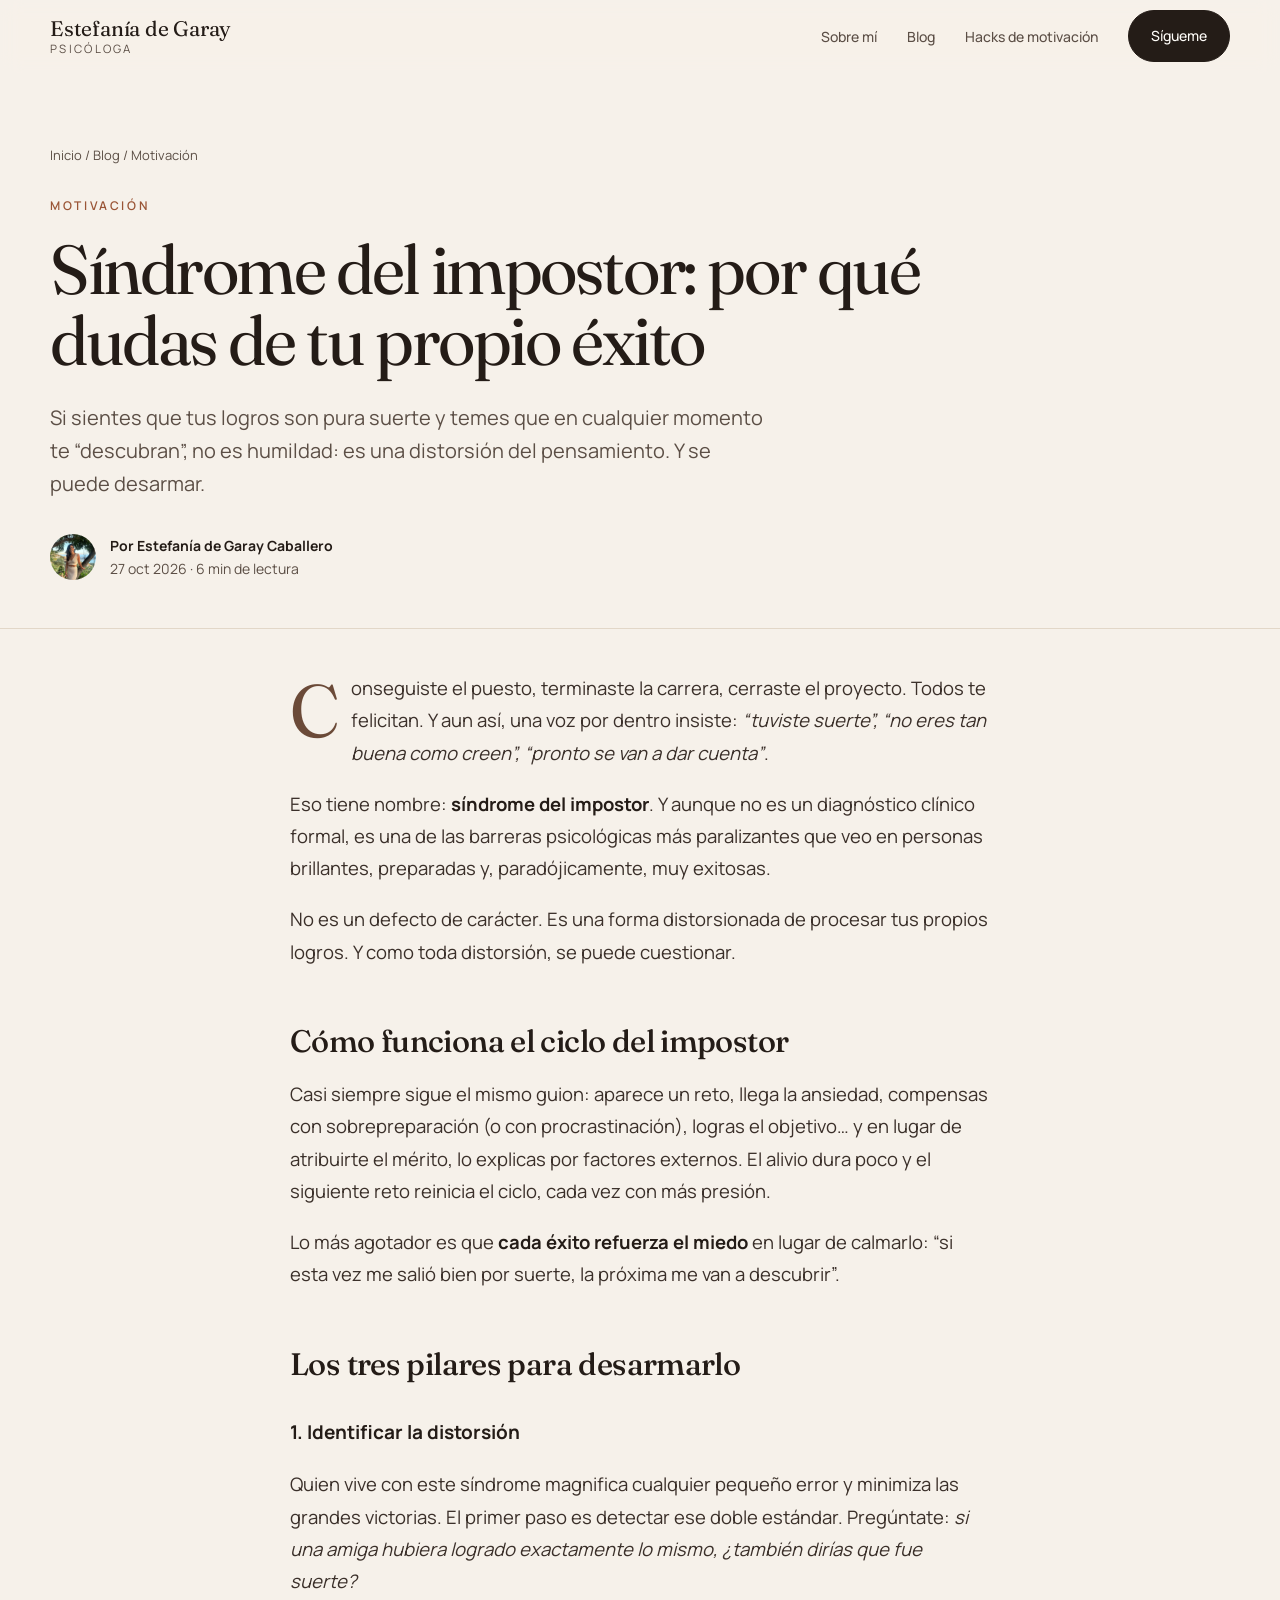
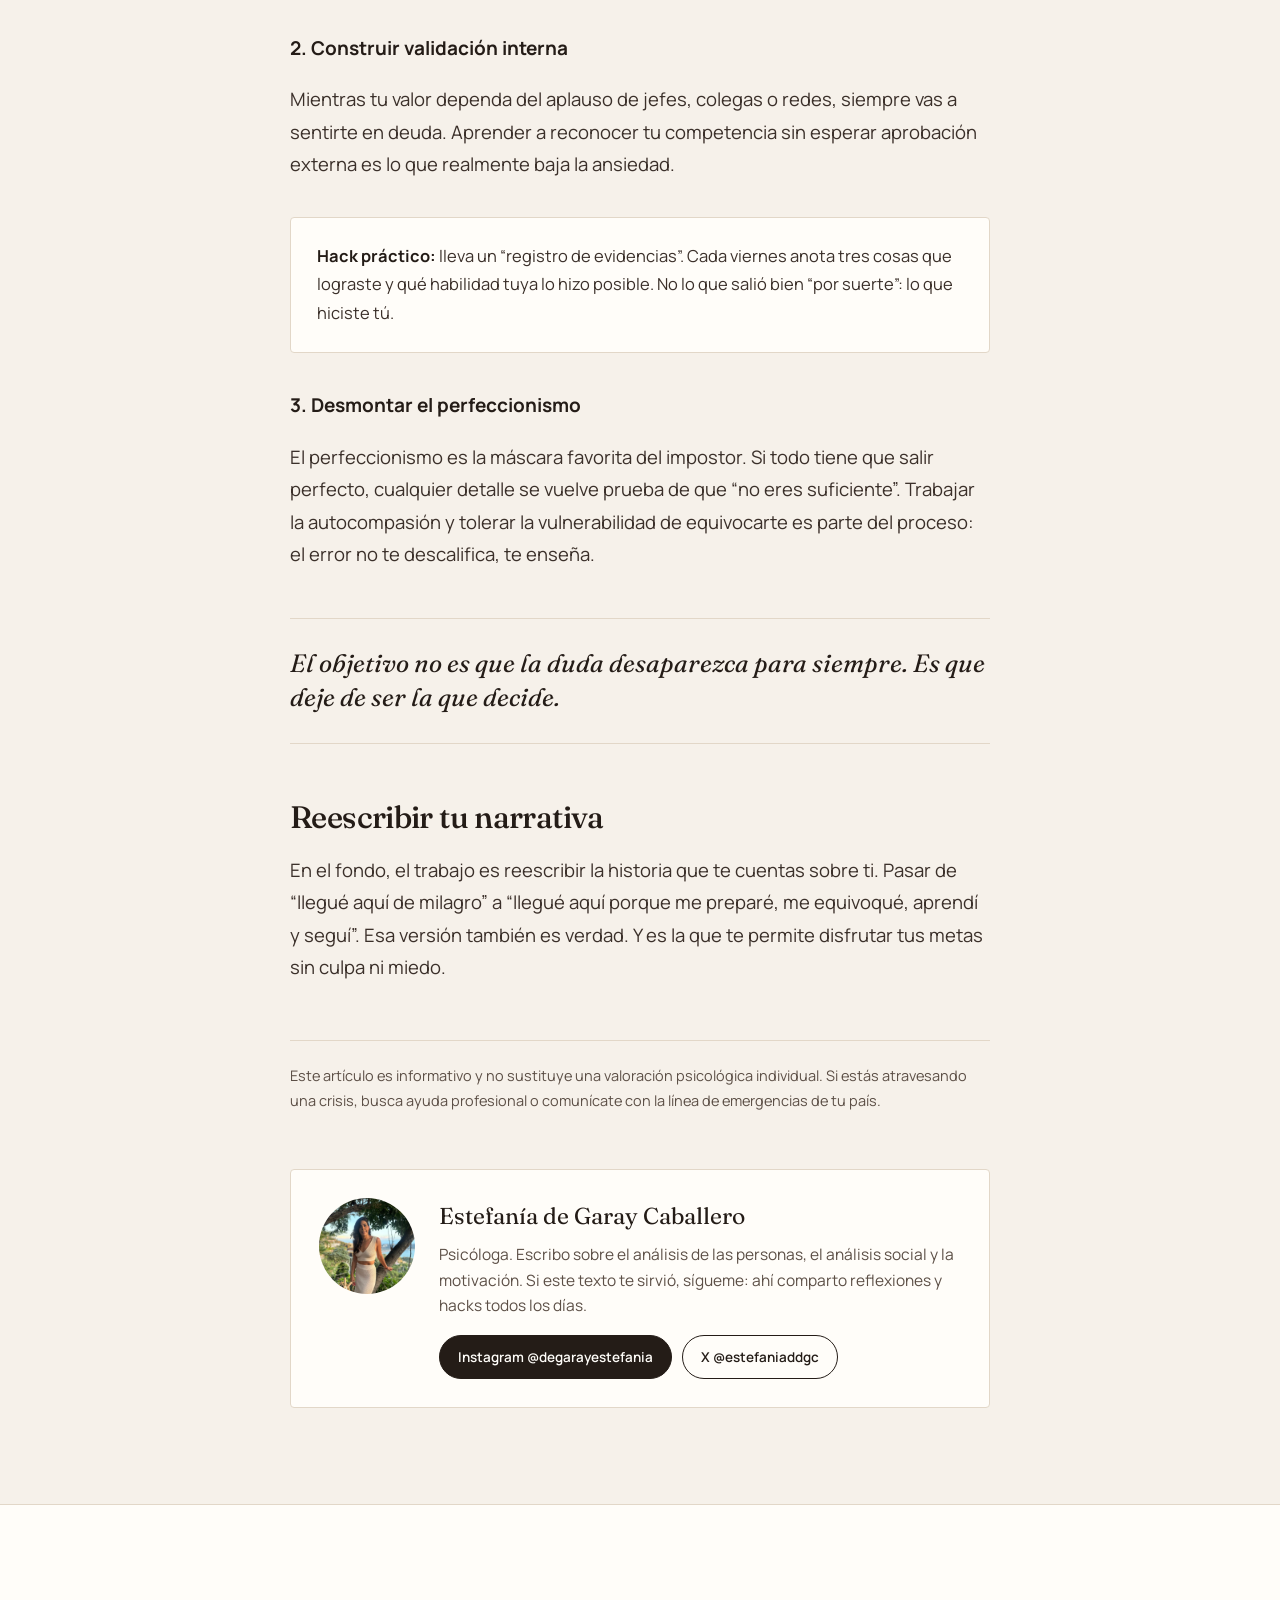
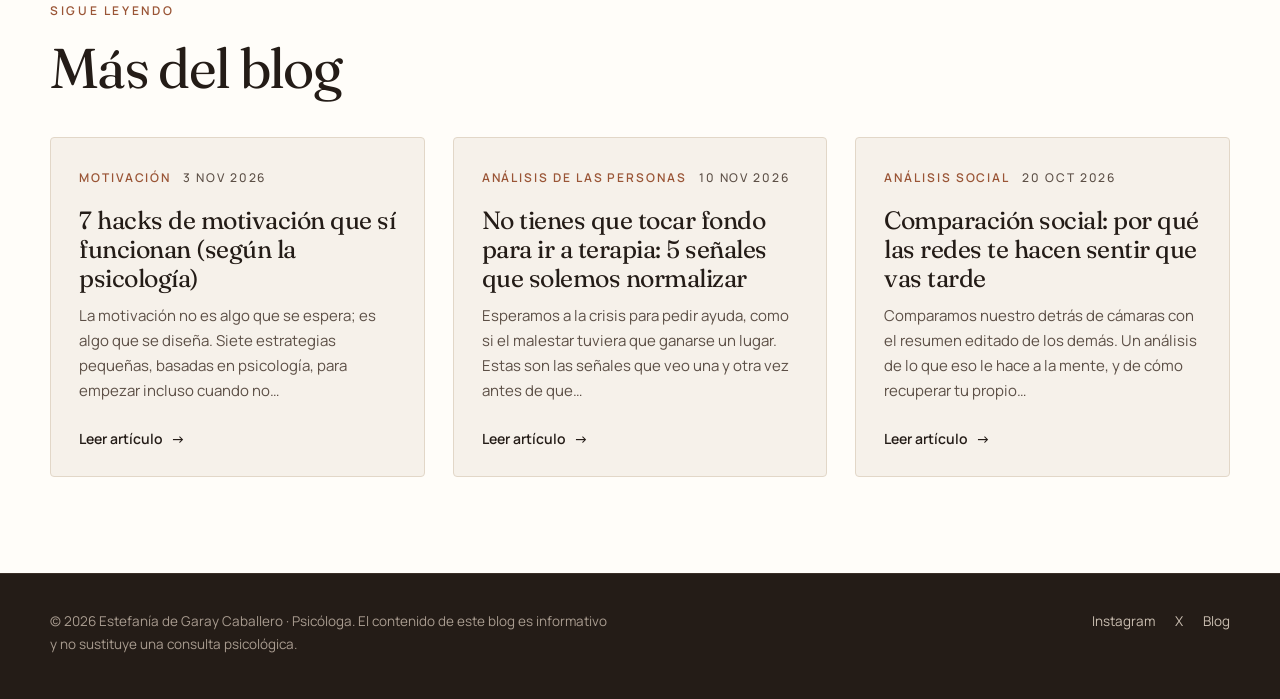
<file: blog/sindrome-del-impostor.html>
<!doctype html>
<html lang="es-MX">
<head>
  <meta charset="utf-8">
  <meta name="viewport" content="width=device-width, initial-scale=1">
  <title>Síndrome del impostor: por qué dudas de tu éxito | Estefanía de Garay Caballero</title>
  <meta name="description" content="Estefanía de Garay Caballero, psicóloga, explica el síndrome del impostor y los tres pilares para desarmarlo: identificar la distorsión, validación interna y soltar el perfeccionismo.">
  <meta name="keywords" content="Estefanía de Garay Caballero, síndrome del impostor, autoestima, perfeccionismo, psicóloga">
  <meta name="author" content="Estefanía de Garay Caballero">
  <meta name="robots" content="index, follow, max-image-preview:large">
  <link rel="canonical" href="https://darkcyan-ferret-873790.hostingersite.com/blog/sindrome-del-impostor.html">
  <meta name="theme-color" content="#f6f1ea">
  <meta property="og:type" content="article">
  <meta property="og:locale" content="es_MX">
  <meta property="og:site_name" content="Estefanía de Garay Caballero">
  <meta property="og:title" content="Síndrome del impostor: por qué dudas de tu propio éxito">
  <meta property="og:description" content="Estefanía de Garay Caballero, psicóloga, explica el síndrome del impostor y los tres pilares para desarmarlo: identificar la distorsión, validación interna y soltar el perfeccionismo.">
  <meta property="og:url" content="https://darkcyan-ferret-873790.hostingersite.com/blog/sindrome-del-impostor.html">
  <meta property="og:image" content="https://darkcyan-ferret-873790.hostingersite.com/img/estefania-de-garay-caballero-psicologa.jpg">
  <meta property="article:published_time" content="2026-10-27">
  <meta property="article:author" content="Estefanía de Garay Caballero">
  <meta property="article:section" content="Motivación">
  <meta name="twitter:card" content="summary_large_image">
  <meta name="twitter:site" content="@estefaniaddgc">
  <meta name="twitter:creator" content="@estefaniaddgc">
  <meta name="twitter:title" content="Síndrome del impostor: por qué dudas de tu propio éxito">
  <meta name="twitter:description" content="Estefanía de Garay Caballero, psicóloga, explica el síndrome del impostor y los tres pilares para desarmarlo: identificar la distorsión, validación interna y soltar el perfeccionismo.">
  <meta name="twitter:image" content="https://darkcyan-ferret-873790.hostingersite.com/img/estefania-de-garay-caballero-psicologa.jpg">
  <link rel="icon" href="data:image/svg+xml,%3Csvg xmlns='http://www.w3.org/2000/svg' viewBox='0 0 64 64'%3E%3Crect width='64' height='64' rx='32' fill='%23241c17'/%3E%3Ctext x='50%25' y='57%25' text-anchor='middle' dominant-baseline='middle' font-family='Georgia,serif' font-size='30' fill='%23f6f1ea'%3EE%3C/text%3E%3C/svg%3E">
  <link rel="preconnect" href="https://fonts.googleapis.com">
  <link rel="preconnect" href="https://fonts.gstatic.com" crossorigin>
  <link href="https://fonts.googleapis.com/css2?family=Fraunces:ital,opsz,wght@0,9..144,300..600;1,9..144,300..600&family=Manrope:wght@400;500;600;700&display=swap" rel="stylesheet">
  <link rel="stylesheet" href="../styles.css">
  <script type="application/ld+json">
{
  "@context": "https://schema.org",
  "@graph": [
    {
      "@type": "BlogPosting",
      "headline": "Síndrome del impostor: por qué dudas de tu propio éxito",
      "description": "Estefanía de Garay Caballero, psicóloga, explica el síndrome del impostor y los tres pilares para desarmarlo: identificar la distorsión, validación interna y soltar el perfeccionismo.",
      "datePublished": "2026-10-27",
      "dateModified": "2026-10-27",
      "inLanguage": "es-MX",
      "mainEntityOfPage": "https://darkcyan-ferret-873790.hostingersite.com/blog/sindrome-del-impostor.html",
      "url": "https://darkcyan-ferret-873790.hostingersite.com/blog/sindrome-del-impostor.html",
      "image": "https://darkcyan-ferret-873790.hostingersite.com/img/estefania-de-garay-caballero-psicologa.jpg",
      "articleSection": "Motivación",
      "keywords": "Estefanía de Garay Caballero, síndrome del impostor, autoestima, perfeccionismo, psicóloga",
      "author": {
        "@type": "Person",
        "@id": "https://darkcyan-ferret-873790.hostingersite.com/#estefania",
        "name": "Estefanía de Garay Caballero",
        "jobTitle": "Psicóloga",
        "url": "https://darkcyan-ferret-873790.hostingersite.com/",
        "sameAs": [
          "https://www.instagram.com/degarayestefania/",
          "https://x.com/estefaniaddgc"
        ]
      },
      "publisher": {
        "@id": "https://darkcyan-ferret-873790.hostingersite.com/#estefania"
      }
    },
    {
      "@type": "BreadcrumbList",
      "itemListElement": [
        {
          "@type": "ListItem",
          "position": 1,
          "name": "Inicio",
          "item": "https://darkcyan-ferret-873790.hostingersite.com/"
        },
        {
          "@type": "ListItem",
          "position": 2,
          "name": "Blog",
          "item": "https://darkcyan-ferret-873790.hostingersite.com/#blog"
        },
        {
          "@type": "ListItem",
          "position": 3,
          "name": "Síndrome del impostor: por qué dudas de tu propio éxito",
          "item": "https://darkcyan-ferret-873790.hostingersite.com/blog/sindrome-del-impostor.html"
        }
      ]
    },
    {
      "@type": "FAQPage",
      "mainEntity": [
        {
          "@type": "Question",
          "name": "¿Qué es el síndrome del impostor?",
          "acceptedAnswer": {
            "@type": "Answer",
            "text": "Es un patrón en el que la persona atribuye sus logros a la suerte o a factores externos y teme ser descubierta como un fraude, a pesar de la evidencia de su capacidad."
          }
        },
        {
          "@type": "Question",
          "name": "¿Cómo se supera el síndrome del impostor?",
          "acceptedAnswer": {
            "@type": "Answer",
            "text": "Identificando la distorsión cognitiva, construyendo validación interna en lugar de depender del reconocimiento externo y trabajando el perfeccionismo con autocompasión. La terapia puede acompañar este proceso."
          }
        }
      ]
    }
  ]
}
  </script>
</head>
<body>
  <a class="skip" href="#contenido">Saltar al contenido</a>
  <header class="site-header">
    <nav class="nav wrap" aria-label="Principal">
      <a class="brand" href="../">Estefanía de Garay<small>Psicóloga</small></a>
      <button class="menu-btn" aria-label="Abrir menú" aria-expanded="false" aria-controls="menu"><span></span><span></span><span></span></button>
      <ul class="nav-links" id="menu">
        <li><a href="../#sobre-mi">Sobre mí</a></li>
        <li><a href="../#blog">Blog</a></li>
        <li><a href="../#hacks">Hacks de motivación</a></li>
        <li><a class="btn" href="../#sigueme">Sígueme</a></li>
      </ul>
    </nav>
  </header>

  <main id="contenido">
    <article>
      <header class="article-head wrap">
        <nav class="crumbs" aria-label="Migas de pan"><a href="../">Inicio</a> / <a href="../#blog">Blog</a> / Motivación</nav>
        <p class="eyebrow">Motivación</p>
        <h1>Síndrome del impostor: por qué dudas de tu propio éxito</h1>
        <p class="dek">Si sientes que tus logros son pura suerte y temes que en cualquier momento te “descubran”, no es humildad: es una distorsión del pensamiento. Y se puede desarmar.</p>
        <div class="byline">
          <img src="../img/estefania-de-garay-caballero-psicologa.jpg" width="46" height="46" alt="Estefanía de Garay Caballero">
          <div><strong>Por Estefanía de Garay Caballero</strong><time datetime="2026-10-27">27 oct 2026</time> · 6 min de lectura</div>
        </div>
      </header>

      <div class="article-body">
        <div class="wrap">
          <div class="prose">

<p>Conseguiste el puesto, terminaste la carrera, cerraste el proyecto. Todos te felicitan. Y aun así, una voz por dentro insiste: <em>“tuviste suerte”, “no eres tan buena como creen”, “pronto se van a dar cuenta”</em>.</p>
<p>Eso tiene nombre: <strong>síndrome del impostor</strong>. Y aunque no es un diagnóstico clínico formal, es una de las barreras psicológicas más paralizantes que veo en personas brillantes, preparadas y, paradójicamente, muy exitosas.</p>
<p>No es un defecto de carácter. Es una forma distorsionada de procesar tus propios logros. Y como toda distorsión, se puede cuestionar.</p>

<h2>Cómo funciona el ciclo del impostor</h2>
<p>Casi siempre sigue el mismo guion: aparece un reto, llega la ansiedad, compensas con sobrepreparación (o con procrastinación), logras el objetivo… y en lugar de atribuirte el mérito, lo explicas por factores externos. El alivio dura poco y el siguiente reto reinicia el ciclo, cada vez con más presión.</p>
<p>Lo más agotador es que <strong>cada éxito refuerza el miedo</strong> en lugar de calmarlo: “si esta vez me salió bien por suerte, la próxima me van a descubrir”.</p>

<h2>Los tres pilares para desarmarlo</h2>

<h3>1. Identificar la distorsión</h3>
<p>Quien vive con este síndrome magnifica cualquier pequeño error y minimiza las grandes victorias. El primer paso es detectar ese doble estándar. Pregúntate: <em>si una amiga hubiera logrado exactamente lo mismo, ¿también dirías que fue suerte?</em></p>

<h3>2. Construir validación interna</h3>
<p>Mientras tu valor dependa del aplauso de jefes, colegas o redes, siempre vas a sentirte en deuda. Aprender a reconocer tu competencia sin esperar aprobación externa es lo que realmente baja la ansiedad.</p>
<div class="callout"><p><strong>Hack práctico:</strong> lleva un “registro de evidencias”. Cada viernes anota tres cosas que lograste y qué habilidad tuya lo hizo posible. No lo que salió bien “por suerte”: lo que hiciste tú.</p></div>

<h3>3. Desmontar el perfeccionismo</h3>
<p>El perfeccionismo es la máscara favorita del impostor. Si todo tiene que salir perfecto, cualquier detalle se vuelve prueba de que “no eres suficiente”. Trabajar la autocompasión y tolerar la vulnerabilidad de equivocarte es parte del proceso: el error no te descalifica, te enseña.</p>

<blockquote>El objetivo no es que la duda desaparezca para siempre. Es que deje de ser la que decide.</blockquote>

<h2>Reescribir tu narrativa</h2>
<p>En el fondo, el trabajo es reescribir la historia que te cuentas sobre ti. Pasar de “llegué aquí de milagro” a “llegué aquí porque me preparé, me equivoqué, aprendí y seguí”. Esa versión también es verdad. Y es la que te permite disfrutar tus metas sin culpa ni miedo.</p>

            <p class="disclaimer">Este artículo es informativo y no sustituye una valoración psicológica individual. Si estás atravesando una crisis, busca ayuda profesional o comunícate con la línea de emergencias de tu país.</p>
          </div>

          <aside class="author-box" aria-label="Sobre la autora">
            <img src="../img/estefania-de-garay-caballero-psicologa.jpg" width="96" height="96" alt="Estefanía de Garay Caballero, psicóloga" loading="lazy">
            <div>
              <h2>Estefanía de Garay Caballero</h2>
              <p>Psicóloga. Escribo sobre el análisis de las personas, el análisis social y la motivación. Si este texto te sirvió, sígueme: ahí comparto reflexiones y hacks todos los días.</p>
              <div class="row">
                <a class="btn" href="https://www.instagram.com/degarayestefania/" target="_blank" rel="noopener me">Instagram @degarayestefania</a>
                <a class="btn ghost" href="https://x.com/estefaniaddgc" target="_blank" rel="noopener me">X @estefaniaddgc</a>
              </div>
            </div>
          </aside>
        </div>
      </div>
    </article>

    <section class="related" aria-labelledby="rel-titulo">
      <div class="wrap">
        <p class="eyebrow">Sigue leyendo</p>
        <h2 class="h2" id="rel-titulo" style="margin-bottom:40px">Más del blog</h2>
        <div class="posts">
          <a class="post" href="hacks-de-motivacion-que-si-funcionan.html">
            <div class="post-meta"><span>Motivación</span><time datetime="2026-11-03">3 nov 2026</time></div>
            <h3>7 hacks de motivación que sí funcionan (según la psicología)</h3>
            <p>La motivación no es algo que se espera; es algo que se diseña. Siete estrategias pequeñas, basadas en psicología, para empezar incluso cuando no…</p>
            <span class="more">Leer artículo</span>
          </a><a class="post" href="no-tienes-que-tocar-fondo-para-ir-a-terapia.html">
            <div class="post-meta"><span>Análisis de las personas</span><time datetime="2026-11-10">10 nov 2026</time></div>
            <h3>No tienes que tocar fondo para ir a terapia: 5 señales que solemos normalizar</h3>
            <p>Esperamos a la crisis para pedir ayuda, como si el malestar tuviera que ganarse un lugar. Estas son las señales que veo una y otra vez antes de que…</p>
            <span class="more">Leer artículo</span>
          </a><a class="post" href="comparacion-social-en-redes.html">
            <div class="post-meta"><span>Análisis social</span><time datetime="2026-10-20">20 oct 2026</time></div>
            <h3>Comparación social: por qué las redes te hacen sentir que vas tarde</h3>
            <p>Comparamos nuestro detrás de cámaras con el resumen editado de los demás. Un análisis de lo que eso le hace a la mente, y de cómo recuperar tu propio…</p>
            <span class="more">Leer artículo</span>
          </a>
        </div>
      </div>
    </section>
  </main>

  <footer class="site-footer">
    <div class="wrap footer-grid">
      <p class="note">© <span id="year">2026</span> Estefanía de Garay Caballero · Psicóloga. El contenido de este blog es informativo y no sustituye una consulta psicológica.</p>
      <div class="footer-links">
        <a href="https://www.instagram.com/degarayestefania/" target="_blank" rel="noopener me">Instagram</a>
        <a href="https://x.com/estefaniaddgc" target="_blank" rel="noopener me">X</a>
        <a href="../#blog">Blog</a>
      </div>
    </div>
  </footer>
  <script src="../main.js" defer></script>
</body>
</html>
</file>
<file: styles.css>
/* Estefanía de Garay Caballero — sitio / blog */
:root {
  --bg: #f6f1ea;
  --bg-soft: #efe7dc;
  --paper: #fffdf9;
  --ink: #241c17;
  --ink-soft: #5c4f46;
  --cocoa: #6b4a38;
  --sand: #c8b298;
  --line: #e2d7c8;
  --accent: #9a5536;
  --serif: "Fraunces", Georgia, "Times New Roman", serif;
  --sans: "Manrope", system-ui, -apple-system, "Segoe UI", sans-serif;
  --wrap: 1180px;
  --read: 700px;
  --r: 4px;
}

*, *::before, *::after { box-sizing: border-box; }
html { scroll-behavior: smooth; -webkit-text-size-adjust: 100%; }
body {
  margin: 0;
  background: var(--bg);
  color: var(--ink);
  font-family: var(--sans);
  font-size: 17px;
  line-height: 1.65;
  -webkit-font-smoothing: antialiased;
  overflow-x: hidden;
}
img { max-width: 100%; display: block; height: auto; }
a { color: inherit; }
::selection { background: var(--sand); color: var(--ink); }

.wrap { width: min(var(--wrap), 100% - 32px); margin-inline: auto; }
.skip { position: absolute; left: -999px; top: 8px; background: var(--ink); color: var(--bg); padding: 8px 14px; z-index: 100; }
.skip:focus { left: 16px; }

/* ---------- Header ---------- */
.site-header {
  position: sticky; top: 0; z-index: 50;
  background: color-mix(in srgb, var(--bg) 88%, transparent);
  backdrop-filter: saturate(140%) blur(10px);
  -webkit-backdrop-filter: saturate(140%) blur(10px);
  border-bottom: 1px solid transparent;
  transition: border-color .3s ease;
}
.site-header.scrolled { border-color: var(--line); }
.nav { display: flex; align-items: center; justify-content: space-between; height: 72px; }
.brand { text-decoration: none; font-family: var(--serif); font-size: 21px; letter-spacing: -.01em; line-height: 1.1; }
.brand small { display: block; font-family: var(--sans); font-size: 11.5px; letter-spacing: .2em; text-transform: uppercase; color: var(--ink-soft); margin-top: 3px; }
.nav-links { display: flex; gap: 30px; align-items: center; list-style: none; margin: 0; padding: 0; }
.nav-links a { text-decoration: none; font-size: 14px; font-weight: 500; color: var(--ink-soft); transition: color .2s; }
.nav-links a:hover { color: var(--ink); }
.nav-links .btn { color: var(--paper); }
.menu-btn { display: none; background: none; border: 0; padding: 8px; cursor: pointer; color: var(--ink); }
.menu-btn span { display: block; width: 24px; height: 1.5px; background: currentColor; margin: 6px 0; transition: transform .3s ease, opacity .2s; }
.menu-open .menu-btn span:nth-child(1) { transform: translateY(7.5px) rotate(45deg); }
.menu-open .menu-btn span:nth-child(2) { opacity: 0; }
.menu-open .menu-btn span:nth-child(3) { transform: translateY(-7.5px) rotate(-45deg); }

.btn {
  display: inline-flex; align-items: center; gap: 10px;
  background: var(--ink); color: var(--paper);
  text-decoration: none; font-size: 14px; font-weight: 600;
  padding: 13px 22px; border-radius: 999px; border: 1px solid var(--ink);
  transition: background .25s ease, color .25s ease, transform .25s ease;
}
.btn:hover { background: var(--cocoa); border-color: var(--cocoa); transform: translateY(-1px); }
.btn.ghost { background: transparent; color: var(--ink); }
.btn.ghost:hover { background: var(--ink); color: var(--paper); border-color: var(--ink); }
.btn svg { width: 17px; height: 17px; }

.eyebrow { font-size: 12px; letter-spacing: .22em; text-transform: uppercase; color: var(--accent); font-weight: 600; margin: 0 0 18px; }

/* ---------- Hero ---------- */
.hero { padding: 64px 0 96px; }
.hero-grid { display: grid; grid-template-columns: 1.05fr .95fr; gap: 64px; align-items: center; }
.hero h1 {
  font-family: var(--serif); font-weight: 400;
  font-size: clamp(44px, 6.4vw, 88px); line-height: .98; letter-spacing: -.035em;
  margin: 0 0 28px;
}
.hero h1 em { font-style: italic; color: var(--cocoa); }
.hero .lead { font-size: 19px; color: var(--ink-soft); max-width: 520px; margin: 0 0 36px; }
.hero-actions { display: flex; gap: 12px; flex-wrap: wrap; }
.hero-photo { position: relative; margin: 0; }
.hero-photo img { aspect-ratio: 4 / 5; object-fit: cover; object-position: center 30%; width: 100%; border-radius: var(--r); }
.hero-photo figcaption {
  position: absolute; left: -28px; bottom: 36px;
  background: var(--paper); padding: 16px 20px; max-width: 250px;
  font-family: var(--serif); font-style: italic; font-size: 17px; line-height: 1.35;
  border: 1px solid var(--line);
}
.pillars { display: flex; gap: 10px; flex-wrap: wrap; margin-top: 44px; }
.pill { font-size: 13px; border: 1px solid var(--line); padding: 7px 14px; border-radius: 999px; color: var(--ink-soft); background: var(--paper); }

/* ---------- Sections ---------- */
section { scroll-margin-top: 80px; }
.section { padding: 112px 0; }
.section.alt { background: var(--paper); border-block: 1px solid var(--line); }
.section-head { display: flex; justify-content: space-between; align-items: end; gap: 32px; margin-bottom: 56px; }
.section-head h2, .h2 {
  font-family: var(--serif); font-weight: 400;
  font-size: clamp(34px, 4.4vw, 56px); line-height: 1.04; letter-spacing: -.03em; margin: 0;
}
.section-head p { max-width: 400px; color: var(--ink-soft); margin: 0; }

/* About */
.about-grid { display: grid; grid-template-columns: .85fr 1.15fr; gap: 80px; align-items: start; }
.about-photos { display: grid; grid-template-columns: 1fr 1fr; gap: 14px; position: sticky; top: 100px; }
.about-photos figure { margin: 0; }
.about-photos img { aspect-ratio: 3 / 4; object-fit: cover; border-radius: var(--r); width: 100%; }
.about-photos figure:nth-child(2) { margin-top: 56px; }
.about-photos figcaption { font-size: 12.5px; color: var(--ink-soft); margin-top: 10px; }
.about-text .h2 { margin-bottom: 26px; }
.about-text p { font-size: 18px; color: var(--ink-soft); }
.about-text p.big { font-family: var(--serif); font-size: clamp(24px, 2.6vw, 31px); line-height: 1.3; color: var(--ink); letter-spacing: -.01em; margin-top: 0; }
.focus { display: grid; grid-template-columns: repeat(3, 1fr); gap: 1px; background: var(--line); border: 1px solid var(--line); margin-top: 44px; }
.focus div { background: var(--bg); padding: 24px 22px; }
.focus strong { display: block; font-family: var(--serif); font-weight: 500; font-size: 19px; margin-bottom: 6px; }
.focus span { font-size: 14.5px; color: var(--ink-soft); line-height: 1.5; display: block; }

/* Blog grid */
.filters { display: flex; gap: 8px; flex-wrap: wrap; margin-bottom: 36px; }
.filters button {
  font: inherit; font-size: 14px; cursor: pointer;
  background: transparent; border: 1px solid var(--line); color: var(--ink-soft);
  padding: 8px 16px; border-radius: 999px; transition: all .2s;
}
.filters button:hover { border-color: var(--ink); color: var(--ink); }
.filters button[aria-pressed="true"] { background: var(--ink); border-color: var(--ink); color: var(--paper); }
.posts { display: grid; grid-template-columns: repeat(3, 1fr); gap: 28px; }
.post {
  display: flex; flex-direction: column;
  background: var(--paper); border: 1px solid var(--line); border-radius: var(--r);
  padding: 30px 28px 26px; text-decoration: none;
  transition: transform .3s ease, border-color .3s ease;
}
.post:hover { transform: translateY(-3px); border-color: var(--sand); }
.post.featured { grid-column: span 2; background: var(--ink); color: var(--paper); border-color: var(--ink); }
.post.featured .post-meta, .post.featured p { color: #cbbfb2; }
.post.featured h3 { font-size: clamp(28px, 3vw, 40px); }
.post-meta { font-size: 12px; letter-spacing: .16em; text-transform: uppercase; color: var(--accent); font-weight: 600; display: flex; gap: 12px; }
.post-meta time { color: var(--ink-soft); font-weight: 500; }
.post.featured .post-meta time { color: #a99c90; }
.post h3 { font-family: var(--serif); font-weight: 400; font-size: 25px; line-height: 1.15; letter-spacing: -.02em; margin: 18px 0 12px; }
.post p { font-size: 15px; color: var(--ink-soft); margin: 0 0 24px; }
.post .more { margin-top: auto; font-size: 14px; font-weight: 600; display: inline-flex; gap: 8px; align-items: center; }
.post .more::after { content: "→"; transition: transform .25s; }
.post:hover .more::after { transform: translateX(4px); }
.post[hidden] { display: none; }

/* Hacks */
.hacks { display: grid; grid-template-columns: repeat(4, 1fr); gap: 0; border-top: 1px solid var(--ink); }
.hack { padding: 28px 24px 30px 0; border-right: 1px solid var(--line); }
.hack + .hack { padding-left: 24px; }
.hack:last-child { border-right: 0; }
.hack b { font-family: var(--serif); font-weight: 400; font-size: 44px; color: #9c7f62; display: block; line-height: 1; margin-bottom: 18px; }
.hack h3 { font-size: 17px; margin: 0 0 8px; font-weight: 700; }
.hack p { font-size: 15px; color: var(--ink-soft); margin: 0; }
.hacks-cta { margin-top: 40px; }

/* Quote */
.quote { padding: 120px 0; text-align: center; }
.quote blockquote { font-family: var(--serif); font-weight: 400; font-style: italic; font-size: clamp(28px, 3.8vw, 48px); line-height: 1.2; letter-spacing: -.02em; max-width: 900px; margin: 0 auto 22px; }
.quote cite { font-style: normal; font-size: 13px; letter-spacing: .2em; text-transform: uppercase; color: var(--ink-soft); }

/* Follow */
.follow { background: var(--ink); color: var(--paper); padding: 112px 0; }
.follow-grid { display: grid; grid-template-columns: 1.1fr .9fr; gap: 64px; align-items: center; }
.follow .eyebrow { color: var(--sand); }
.follow h2 { font-family: var(--serif); font-weight: 400; font-size: clamp(36px, 4.6vw, 60px); line-height: 1.03; letter-spacing: -.03em; margin: 0 0 22px; }
.follow p { color: #cbbfb2; font-size: 18px; max-width: 480px; }
.socials { display: grid; gap: 14px; }
.social {
  display: flex; align-items: center; gap: 18px; text-decoration: none;
  border: 1px solid #4a3d35; border-radius: var(--r); padding: 22px 24px;
  transition: background .25s, border-color .25s;
}
.social:hover { background: #33281f; border-color: var(--sand); }
.social svg { width: 26px; height: 26px; flex: none; }
.social strong { display: block; font-size: 17px; }
.social span { font-size: 14px; color: #a99c90; }
.social .arrow { margin-left: auto; font-size: 20px; transition: transform .25s; }
.social:hover .arrow { transform: translate(3px, -3px); }

/* Footer */
.site-footer { background: var(--ink); color: #a99c90; border-top: 1px solid #3a2f28; padding: 36px 0 44px; font-size: 13.5px; }
.footer-grid { display: flex; justify-content: space-between; gap: 24px; flex-wrap: wrap; }
.site-footer a { color: #cbbfb2; text-decoration: none; }
.site-footer a:hover { color: var(--paper); }
.site-footer .note { max-width: 560px; margin: 0; }
.footer-links { display: flex; gap: 20px; flex-wrap: wrap; }

/* ---------- Article ---------- */
.article-head { padding: 72px 0 48px; }
.crumbs { font-size: 13px; color: var(--ink-soft); margin-bottom: 30px; }
.crumbs a { text-decoration: none; }
.crumbs a:hover { text-decoration: underline; }
.article-head h1 { font-family: var(--serif); font-weight: 400; font-size: clamp(38px, 5.4vw, 70px); line-height: 1.02; letter-spacing: -.035em; margin: 0 0 26px; max-width: 980px; }
.article-head .dek { font-size: 20px; color: var(--ink-soft); max-width: 720px; margin: 0 0 34px; }
.byline { display: flex; align-items: center; gap: 14px; font-size: 14px; color: var(--ink-soft); }
.byline img { width: 46px; height: 46px; border-radius: 50%; object-fit: cover; object-position: center 25%; }
.byline strong { color: var(--ink); display: block; }
.article-body { padding: 24px 0 96px; border-top: 1px solid var(--line); }
.prose { max-width: var(--read); margin-inline: auto; font-size: 18.5px; line-height: 1.75; }
.prose > p:first-of-type::first-letter { font-family: var(--serif); float: left; font-size: 74px; line-height: .85; padding: 8px 12px 0 0; color: var(--cocoa); }
.prose h2 { font-family: var(--serif); font-weight: 500; font-size: 31px; line-height: 1.15; letter-spacing: -.02em; margin: 56px 0 16px; }
.prose h3 { font-size: 19px; margin: 34px 0 6px; }
.prose p, .prose li { color: #3b302a; }
.prose ul, .prose ol { padding-left: 22px; }
.prose li { margin-bottom: 10px; }
.prose li::marker { color: var(--accent); }
.prose strong { color: var(--ink); }
.prose blockquote { margin: 48px 0; padding: 28px 0; border-block: 1px solid var(--line); font-family: var(--serif); font-style: italic; font-size: 25px; line-height: 1.35; color: var(--ink); }
.prose .callout { background: var(--paper); border: 1px solid var(--line); border-radius: var(--r); padding: 24px 26px; margin: 36px 0; font-size: 16.5px; }
.prose .callout p { margin: 0; }
.prose .disclaimer { font-size: 14.5px; color: var(--ink-soft); border-top: 1px solid var(--line); padding-top: 22px; margin-top: 56px; }
.author-box { max-width: var(--read); margin: 56px auto 0; display: grid; grid-template-columns: 96px 1fr; gap: 24px; background: var(--paper); border: 1px solid var(--line); border-radius: var(--r); padding: 28px; }
.author-box img { width: 96px; height: 96px; border-radius: 50%; object-fit: cover; object-position: center 25%; }
.author-box h2 { font-family: var(--serif); font-weight: 400; font-size: 23px; margin: 0 0 6px; }
.author-box p { margin: 0 0 16px; font-size: 15.5px; color: var(--ink-soft); }
.author-box .row { display: flex; gap: 10px; flex-wrap: wrap; }
.author-box .btn { padding: 10px 18px; font-size: 13.5px; }
.related { padding: 96px 0; background: var(--paper); border-top: 1px solid var(--line); }
.related .posts { grid-template-columns: repeat(3, 1fr); }
.related .post { background: var(--bg); }

/* Reveal */
.reveal { opacity: 0; transform: translateY(18px); transition: opacity .8s cubic-bezier(.2,.7,.2,1), transform .8s cubic-bezier(.2,.7,.2,1); }
.reveal.in { opacity: 1; transform: none; }
@media (prefers-reduced-motion: reduce) {
  .reveal { opacity: 1; transform: none; transition: none; }
  html { scroll-behavior: auto; }
}

/* ---------- Responsive ---------- */
@media (max-width: 980px) {
  .hero-grid, .about-grid, .follow-grid { grid-template-columns: 1fr; gap: 48px; }
  .hero-photo { max-width: 520px; }
  .about-photos { position: static; }
  .posts, .related .posts { grid-template-columns: 1fr 1fr; }
  .hacks { grid-template-columns: 1fr 1fr; }
  .hack:nth-child(2) { border-right: 0; }
  .hack:nth-child(3) { padding-left: 0; }
  .hack:nth-child(n+3) { border-top: 1px solid var(--line); }
  .section-head { flex-direction: column; align-items: start; }
}
@media (max-width: 760px) {
  body { font-size: 16px; }
  .menu-btn { display: block; }
  .nav-links {
    position: fixed; inset: 72px 0 auto 0; flex-direction: column; align-items: stretch; gap: 0;
    background: var(--bg); border-bottom: 1px solid var(--line); padding: 8px 16px 20px;
    transform: translateY(-8px); opacity: 0; pointer-events: none; transition: opacity .25s, transform .25s;
  }
  .menu-open .nav-links { opacity: 1; transform: none; pointer-events: auto; }
  .nav-links li a:not(.btn) { display: block; padding: 14px 0; border-bottom: 1px solid var(--line); font-size: 16px; }
  .nav-links .btn { margin-top: 16px; justify-content: center; width: 100%; }
  .hero { padding: 32px 0 72px; }
  .hero-photo figcaption { left: 12px; bottom: 12px; font-size: 15px; }
  .section, .follow { padding: 80px 0; }
  .posts, .related .posts { grid-template-columns: 1fr; }
  .post.featured { grid-column: auto; }
  .focus { grid-template-columns: 1fr; }
  .hacks { grid-template-columns: 1fr; }
  .hack, .hack + .hack { padding: 24px 0; border-right: 0; border-top: 1px solid var(--line); }
  .hack:first-child { border-top: 0; }
  .prose { font-size: 17px; }
  .prose h2 { font-size: 26px; }
  .author-box { grid-template-columns: 1fr; }
  .quote { padding: 88px 0; }
}
</file>
